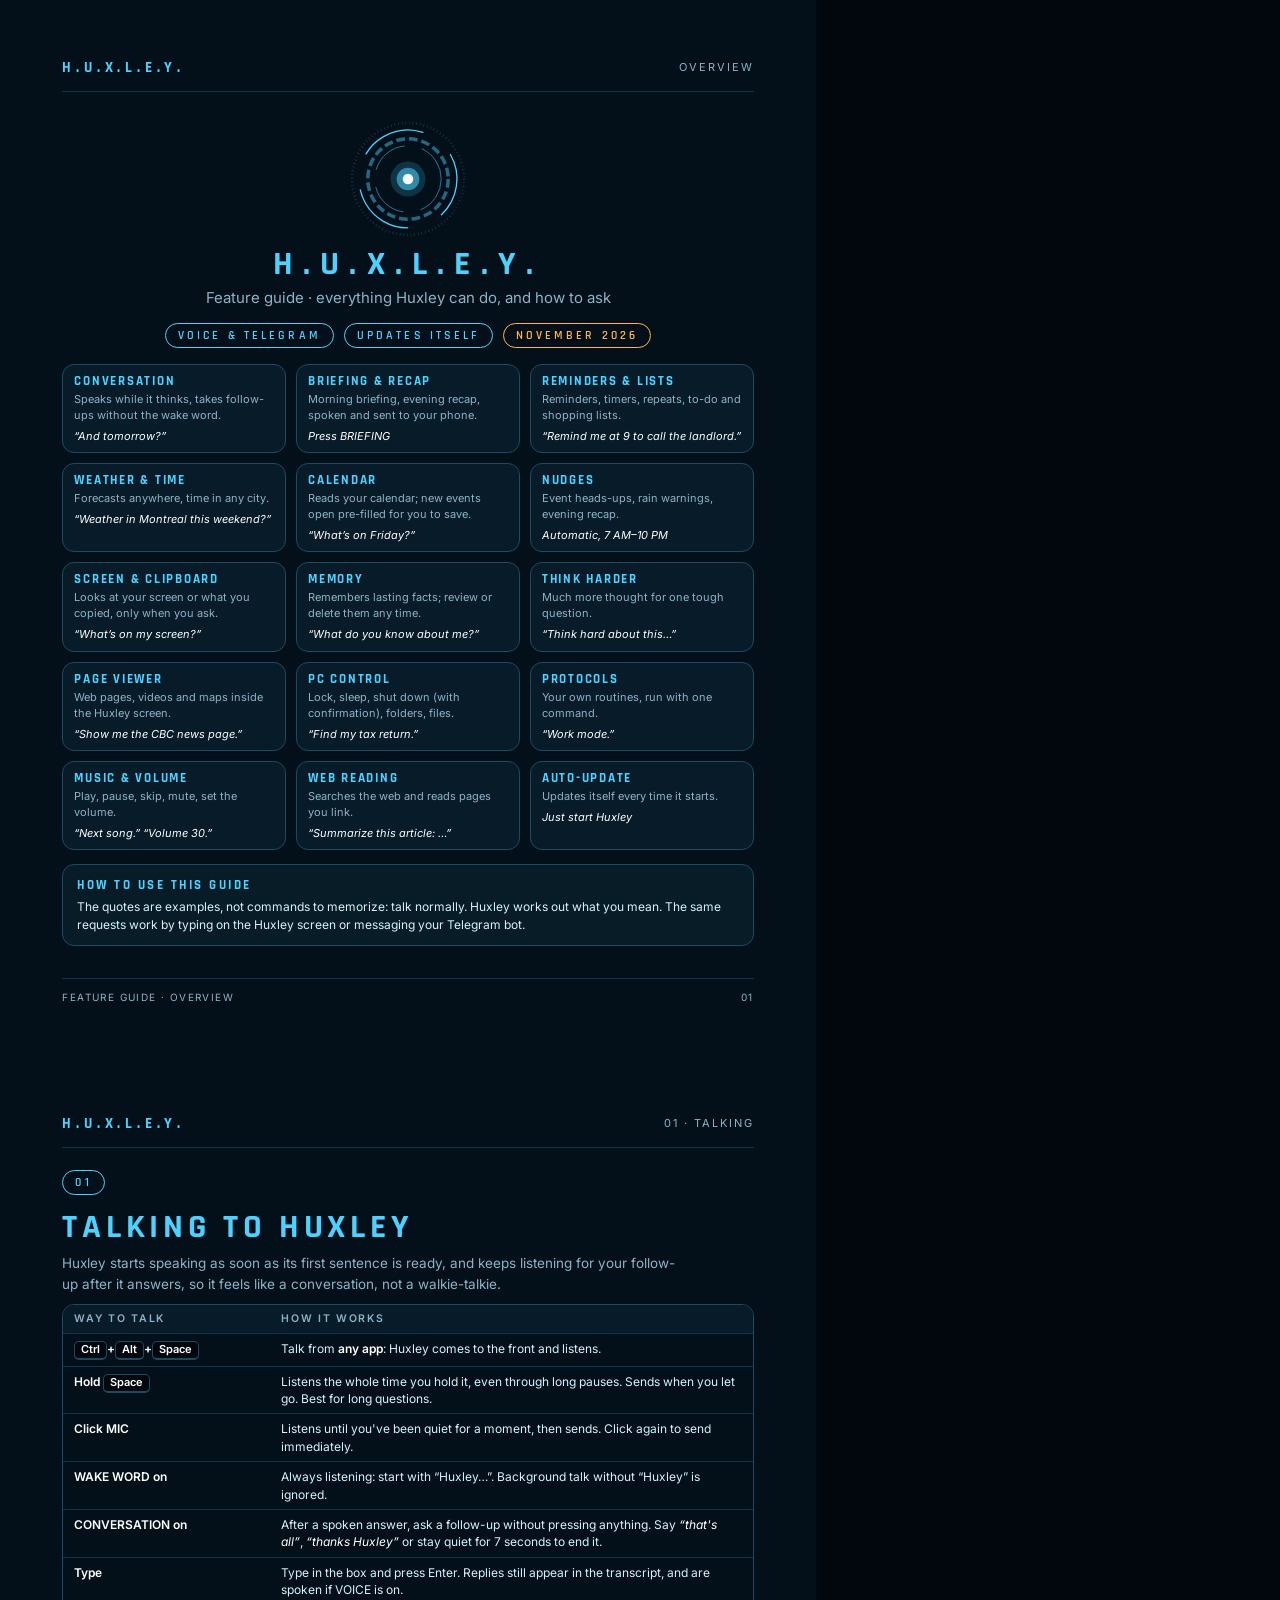
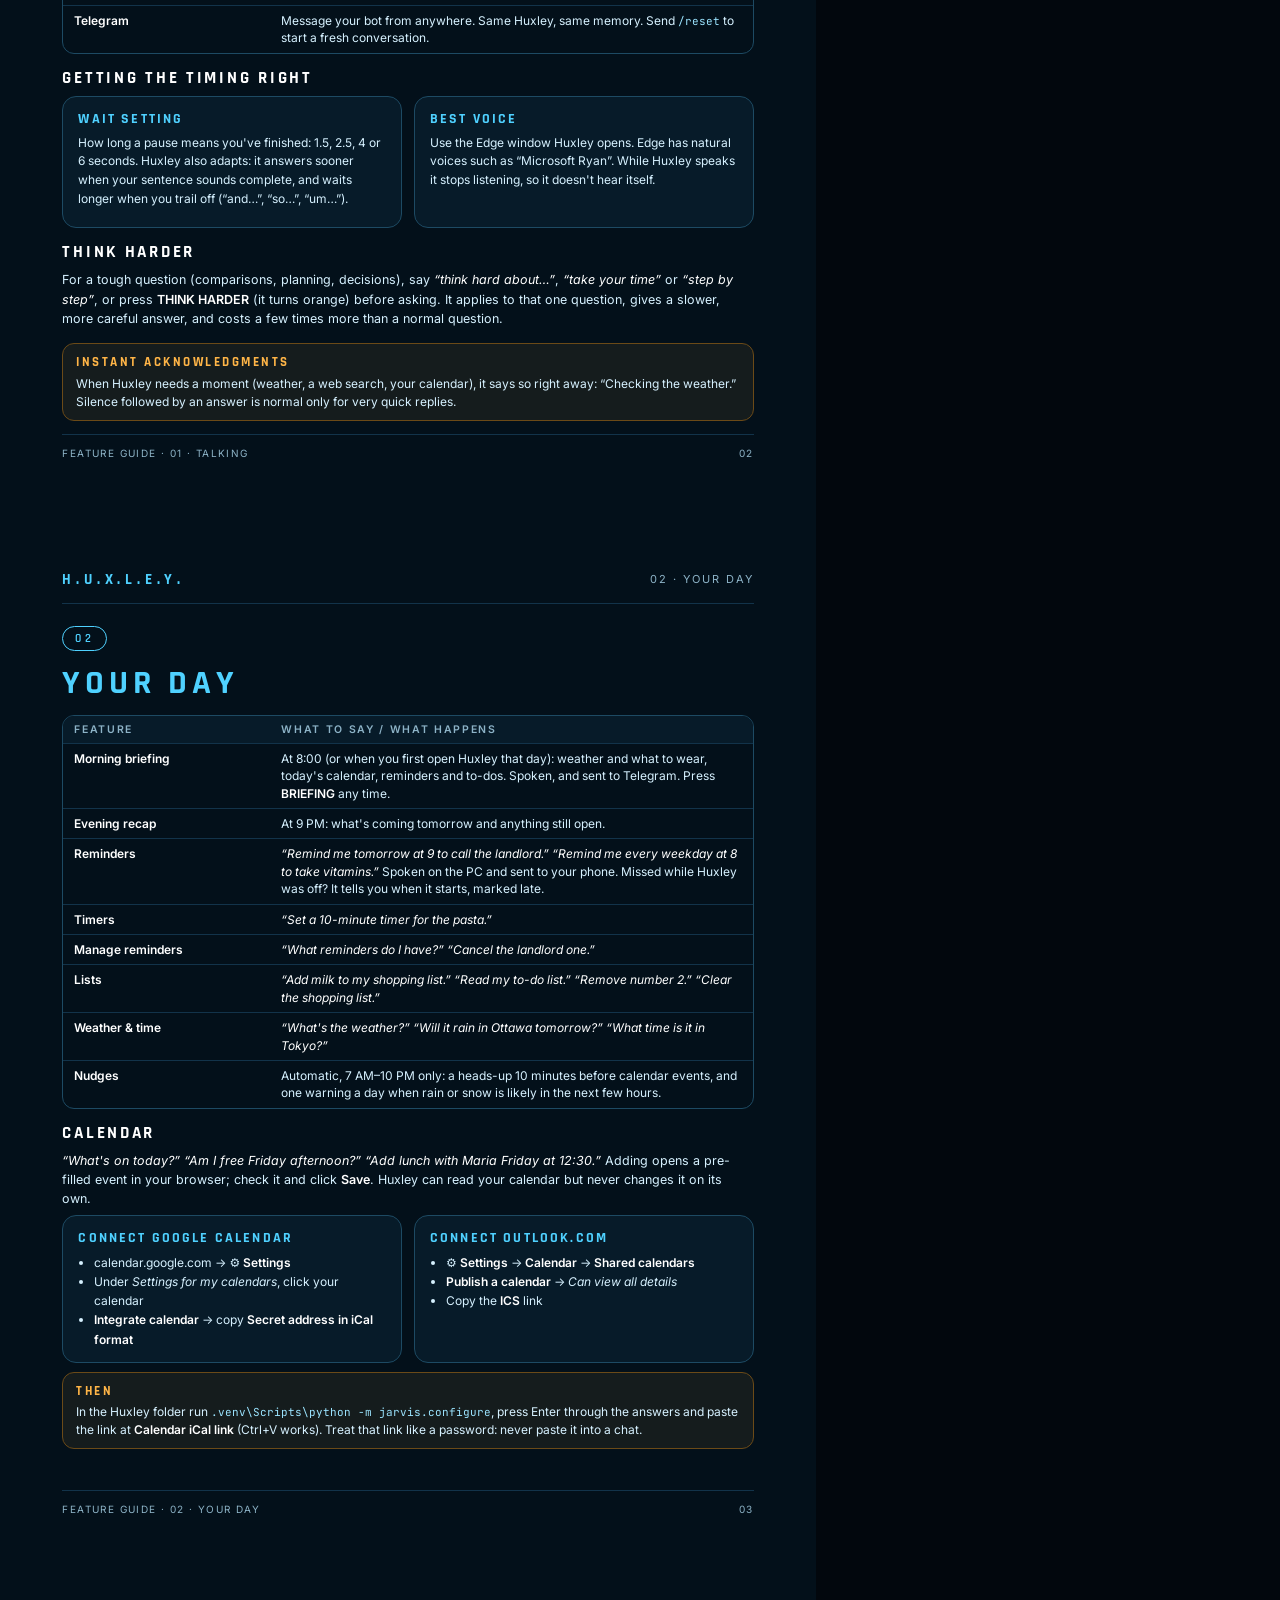
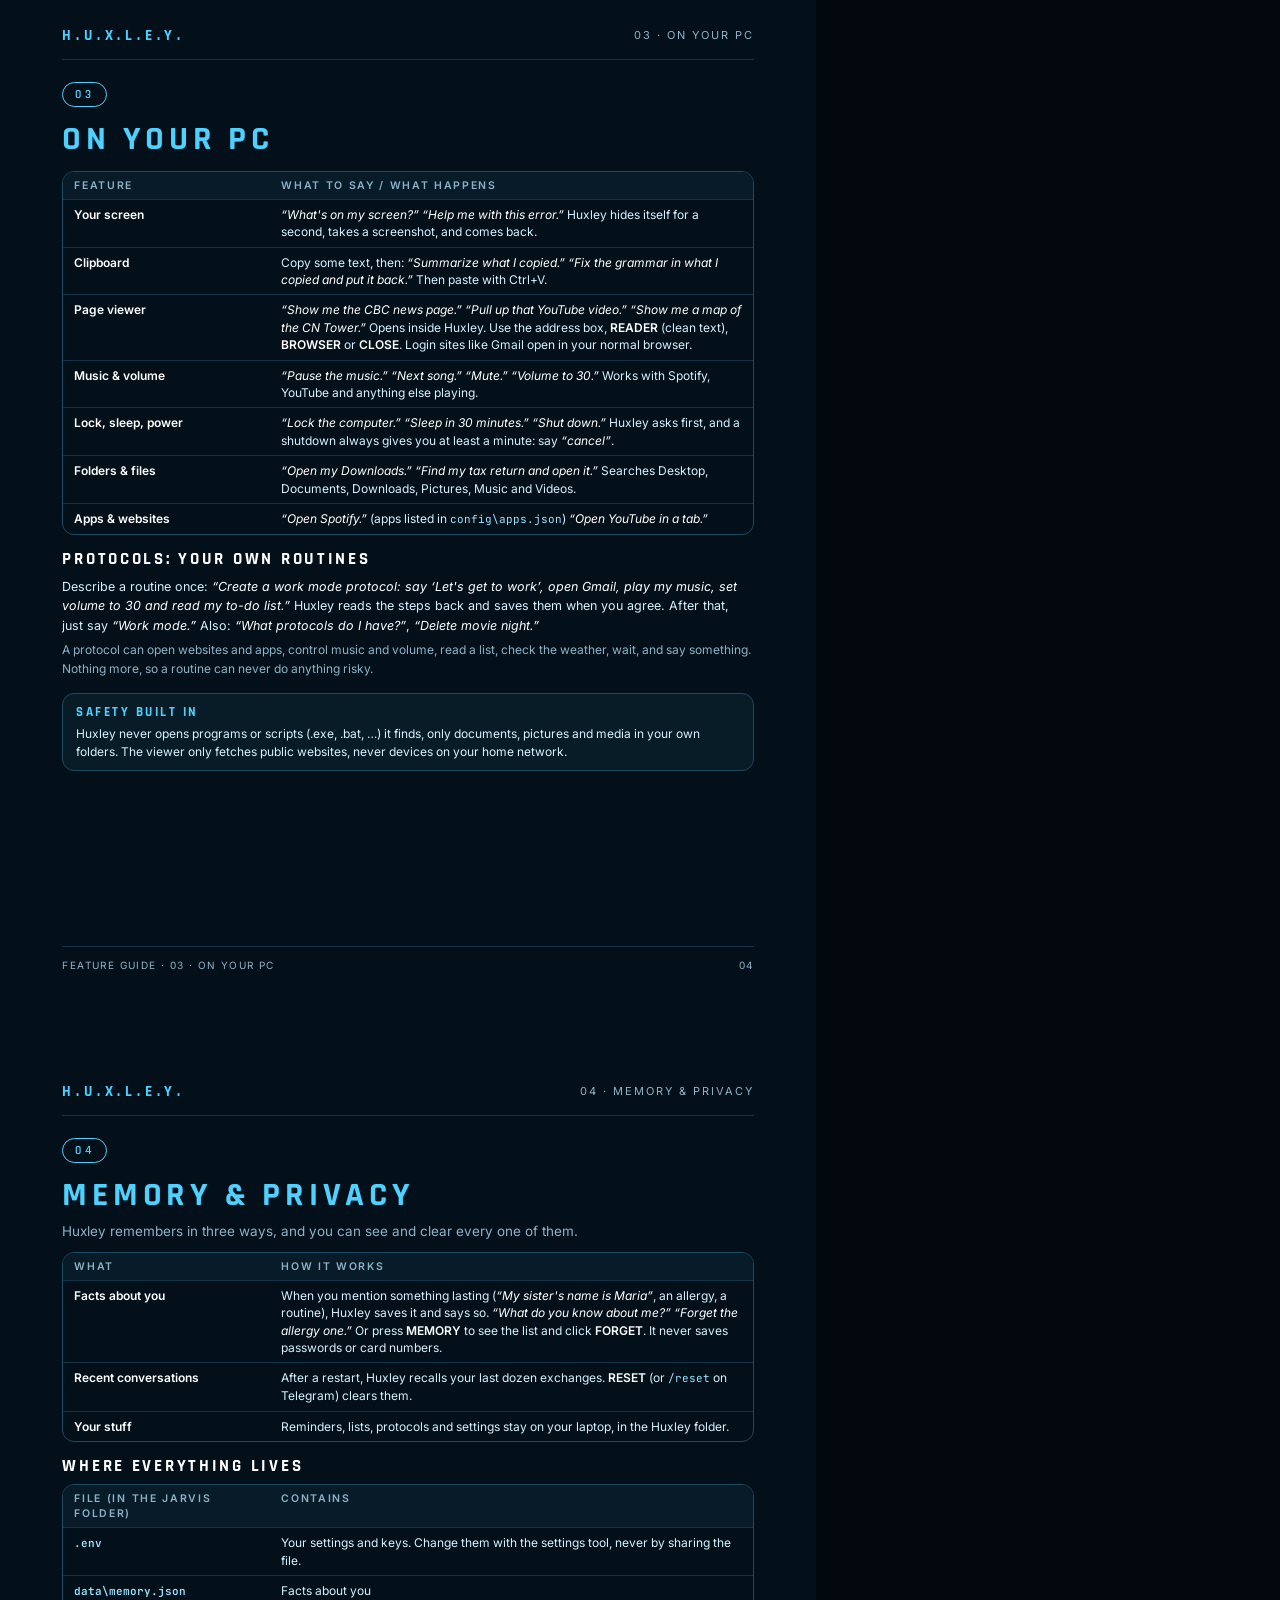
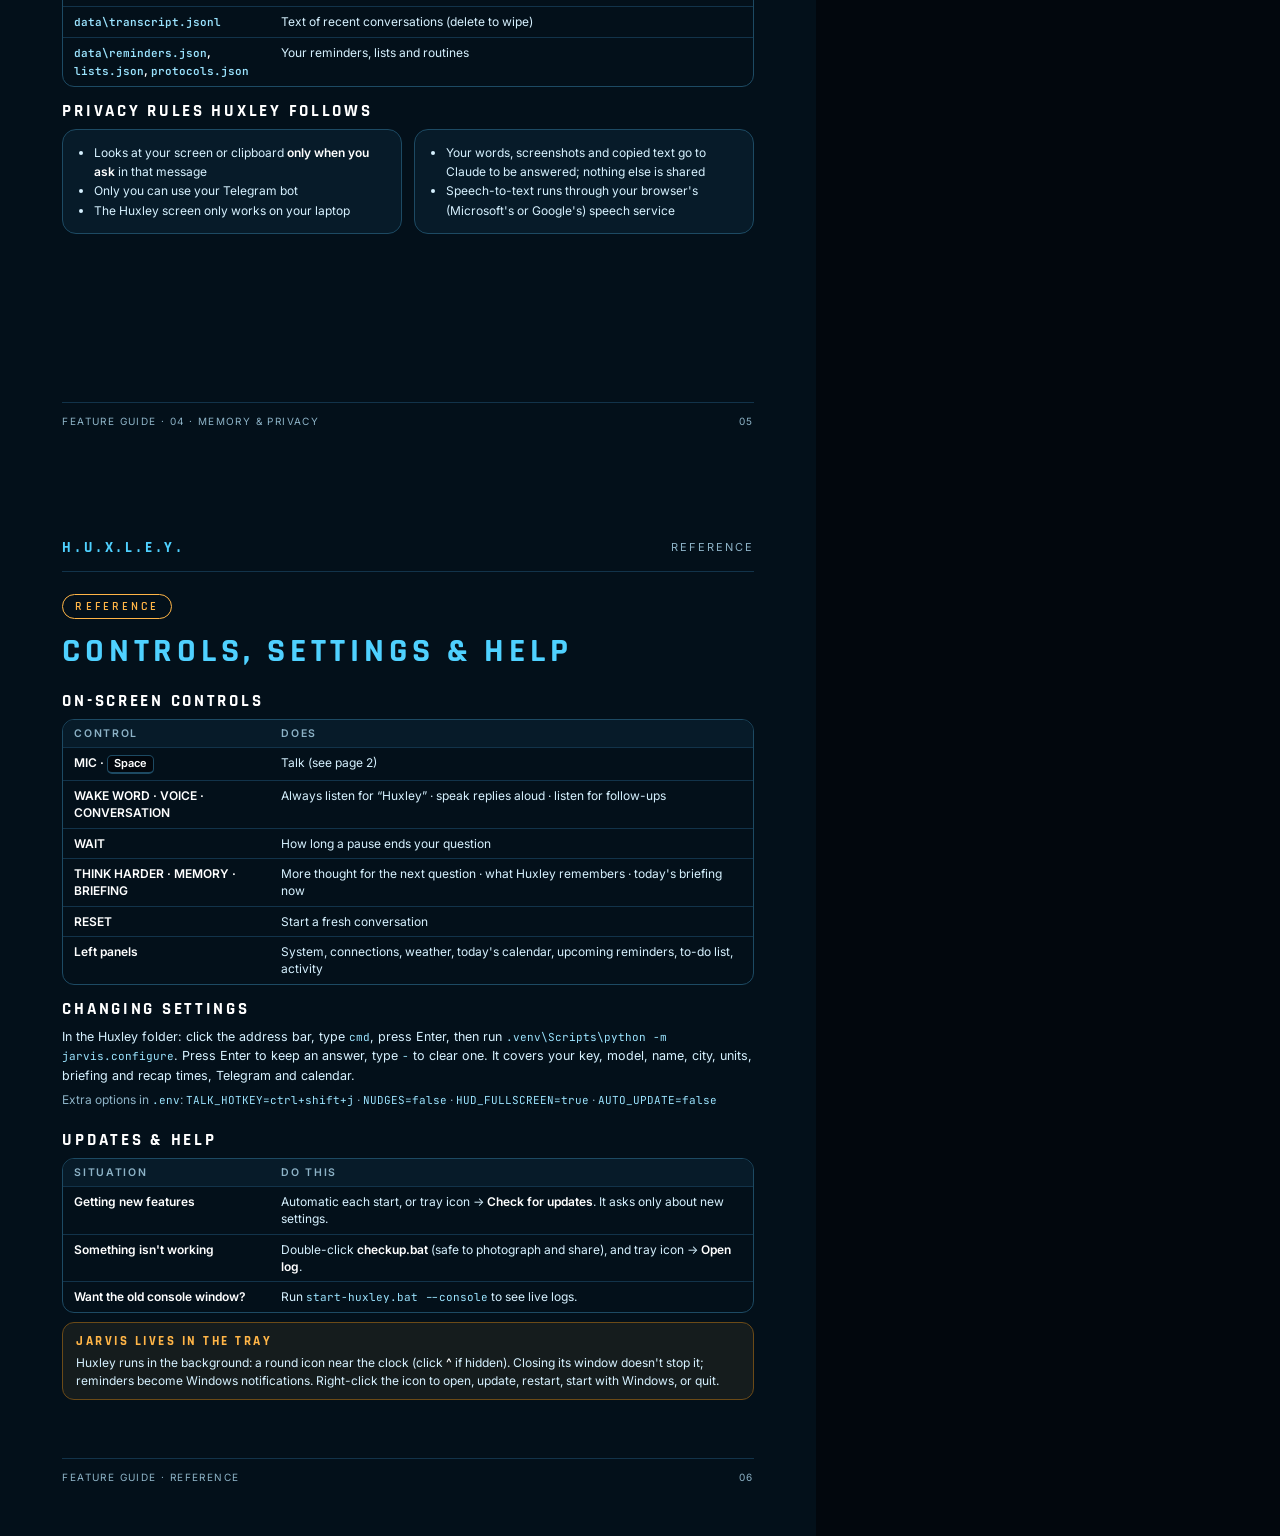
<file: docs/src/features.html>
<!doctype html>
<html lang="en">
<head>
<meta charset="utf-8">
<title>Huxley Feature Guide</title>
<link rel="stylesheet" href="https://fonts.googleapis.com/css2?family=Inter:wght@400;500;600;700&family=JetBrains+Mono:wght@400;500&family=Rajdhani:wght@500;600;700&display=swap">
<style>
  @page { size: letter; margin: 0; }
  :root {
    --bg: #03101a; --deep: #02070d; --card: #071b29; --line: #1d4a63; --rule: #12334a;
    --cyan: #4fd1ff; --cyan-soft: #9be4ff; --amber: #ffb547; --amber-line: #6b4a17;
    --text: #d6f1ff; --muted: #8db3c7; --white: #ffffff;
  }
  * { box-sizing: border-box; }
  html, body { margin: 0; background: var(--deep); }
  body { font-family: Inter, system-ui, sans-serif; color: var(--text); -webkit-print-color-adjust: exact; print-color-adjust: exact; }
  .page {
    width: 8.5in; height: 11in; padding: 0.6in 0.65in 0.55in; position: relative; overflow: hidden;
    background: var(--bg); page-break-after: always; display: flex; flex-direction: column;
  }
  .page:last-child { page-break-after: auto; }
  .topbar { display: flex; align-items: center; justify-content: space-between; padding-bottom: 14px; border-bottom: 1px solid var(--rule); margin-bottom: 22px; }
  .brand { font-family: Rajdhani, sans-serif; font-weight: 700; letter-spacing: .32em; color: var(--cyan); font-size: 15px; }
  .crumb { font-size: 11px; letter-spacing: .18em; color: var(--muted); }
  .foot { margin-top: auto; display: flex; justify-content: space-between; font-size: 10px; letter-spacing: .14em; color: var(--muted); padding-top: 12px; border-top: 1px solid var(--rule); }
  h1 { font-family: Rajdhani, sans-serif; font-weight: 700; letter-spacing: .14em; color: var(--cyan); font-size: 34px; margin: 0 0 4px; text-transform: uppercase; }
  h2 { font-family: Rajdhani, sans-serif; font-weight: 700; letter-spacing: .16em; color: var(--white); font-size: 17px; margin: 18px 0 8px; text-transform: uppercase; }
  .lead { color: var(--muted); font-size: 13.5px; line-height: 1.55; margin: 0 0 16px; max-width: 6.4in; }
  p { font-size: 12.5px; line-height: 1.55; margin: 0 0 8px; }
  b, strong { color: var(--white); font-weight: 600; }
  .chip { display: inline-block; font-family: Rajdhani, sans-serif; font-weight: 600; font-size: 12px; letter-spacing: .26em; padding: 4px 12px; border: 1px solid var(--cyan); border-radius: 999px; color: var(--cyan); }
  .chip.amber { border-color: var(--amber); color: var(--amber); }
  .page > .chip { align-self: flex-start; }

  .steps { list-style: none; margin: 0; padding: 0; display: flex; flex-direction: column; gap: 9px; }
  .steps li { display: grid; grid-template-columns: 22px 30px 1fr; gap: 10px; align-items: start; background: var(--card); border: 1px solid var(--line); border-radius: 12px; padding: 10px 12px; font-size: 12.5px; line-height: 1.5; }
  .box { width: 16px; height: 16px; border: 1.5px solid var(--cyan); border-radius: 4px; margin-top: 2px; }
  .num { font-family: Rajdhani, sans-serif; font-weight: 700; color: var(--cyan); font-size: 17px; line-height: 1.2; }
  .steps li .sub { color: var(--muted); font-size: 11.5px; display: block; margin-top: 3px; }

  code, .mono { font-family: "JetBrains Mono", ui-monospace, monospace; font-size: 11.5px; color: var(--cyan-soft); }
  .term { background: var(--deep); border: 1px solid var(--line); border-radius: 12px; padding: 12px 14px; margin: 8px 0 4px; }
  .term .bar { display: flex; gap: 6px; margin-bottom: 9px; }
  .term .bar i { width: 8px; height: 8px; border-radius: 50%; background: var(--line); }
  .term pre { margin: 0; font-family: "JetBrains Mono", monospace; font-size: 12px; line-height: 1.75; color: var(--text); white-space: pre-wrap; }
  .term pre .p { color: var(--cyan); }
  .term pre .c { color: var(--muted); }

  .callout { border: 1px solid var(--amber-line); background: rgba(255,181,71,0.07); border-radius: 12px; padding: 11px 14px; margin: 12px 0; font-size: 12px; line-height: 1.5; }
  .callout .t { font-family: Rajdhani, sans-serif; font-weight: 700; letter-spacing: .2em; color: var(--amber); font-size: 12.5px; display: block; margin-bottom: 3px; }
  .callout.info { border-color: var(--line); background: rgba(79,209,255,0.06); }
  .callout.info .t { color: var(--cyan); }

  .check { margin-top: 14px; display: flex; gap: 14px; align-items: center; border: 1.5px solid var(--cyan); border-radius: 14px; padding: 12px 16px; background: rgba(79,209,255,0.07); }
  .check svg { flex: none; }
  .check .t { font-family: Rajdhani, sans-serif; font-weight: 700; letter-spacing: .22em; color: var(--cyan); font-size: 13px; }
  .check p { margin: 2px 0 0; }

  .grid2 { display: grid; grid-template-columns: 1fr 1fr; gap: 12px; }
  .card { background: var(--card); border: 1px solid var(--line); border-radius: 14px; padding: 13px 15px; }
  .card h3 { margin: 0 0 6px; font-family: Rajdhani, sans-serif; font-weight: 700; letter-spacing: .16em; font-size: 13.5px; color: var(--cyan); text-transform: uppercase; }
  .card p, .card li { font-size: 12px; }
  .card ul { margin: 0; padding-left: 16px; line-height: 1.6; }

  .table { width: 100%; border-collapse: separate; border-spacing: 0; font-size: 12px; border: 1px solid var(--line); border-radius: 12px; overflow: hidden; }
  .table th, .table td { text-align: left; padding: 9px 12px; border-bottom: 1px solid var(--rule); vertical-align: top; line-height: 1.45; }
  .table th { background: var(--card); color: var(--muted); font-weight: 600; font-size: 10.5px; letter-spacing: .16em; }
  .table tr:last-child td { border-bottom: none; }
  .compact .table th, .compact .table td { padding: 6px 12px; }
  .compact .term pre { line-height: 1.6; }
  .compact .steps li { padding: 8px 12px; }
  .compact .callout { margin: 9px 0; padding: 9px 14px; }
  .compact .lead { margin-bottom: 10px; }
  .compact h1 { font-size: 30px; }
  .compact .check { margin-top: 8px; padding: 8px 14px; }
  .compact .topbar { margin-bottom: 14px; }
  .compact .term { margin: 4px 0 2px; padding: 10px 14px; }
  .compact .steps { gap: 7px; }
  .table td:first-child { color: var(--white); font-weight: 600; width: 34%; }

  /* cover */
  .cover { justify-content: flex-start; }
  .reactor { display: flex; justify-content: center; margin: 18px 0 10px; }
  .cover h1 { font-size: 46px; text-align: center; letter-spacing: .3em; margin-top: 4px; }
  .cover .sub { text-align: center; color: var(--muted); font-size: 15px; margin: 0 0 18px; letter-spacing: .04em; }
  .timeline { display: grid; grid-template-columns: repeat(4, minmax(0,1fr)); gap: 10px; margin-top: 8px; }
  .timeline .card { padding: 12px; }
  .timeline .n { font-family: Rajdhani, sans-serif; font-weight: 700; color: var(--cyan); font-size: 26px; line-height: 1; }
  .timeline .k { font-family: Rajdhani, sans-serif; font-weight: 700; letter-spacing: .14em; color: var(--white); font-size: 13px; margin: 6px 0 4px; text-transform: uppercase; }
  .timeline .d { font-size: 11px; color: var(--muted); line-height: 1.45; }
  .timeline .m { font-size: 10.5px; color: var(--cyan-soft); margin-top: 6px; letter-spacing: .08em; }
  .notepad { display: grid; grid-template-columns: 1fr 1fr; gap: 10px; margin-top: 10px; }
  .field { border: 1px dashed var(--line); border-radius: 10px; padding: 9px 12px; font-size: 11px; color: var(--muted); letter-spacing: .06em; height: 50px; }

  .cmd { font-family: "JetBrains Mono", monospace; font-size: 11px; color: var(--cyan-soft); }
  .quote { color: var(--white); font-style: italic; }
  .grid3 { display: grid; grid-template-columns: repeat(3, minmax(0,1fr)); gap: 10px; }
  .feat { background: var(--card); border: 1px solid var(--line); border-radius: 12px; padding: 8px 11px; }
  .feat .k { font-family: Rajdhani, sans-serif; font-weight: 700; letter-spacing: .14em; color: var(--cyan); font-size: 12.5px; text-transform: uppercase; }
  .feat .d { font-size: 11px; color: var(--muted); line-height: 1.45; margin-top: 3px; }
  .feat .q { font-size: 11px; color: var(--white); font-style: italic; margin-top: 5px; line-height: 1.4; }
  .table td:first-child { width: 30%; }
  .tight .table th, .tight .table td { padding: 6px 11px; }
  .tight h2 { margin: 13px 0 7px; }
  .tight .callout { margin: 9px 0; padding: 9px 13px; }
  .tight .lead { margin-bottom: 10px; }
  .tight p { margin-bottom: 6px; }
  .kbd { display: inline-block; border: 1px solid var(--line); border-bottom-width: 2px; border-radius: 5px; padding: 0 6px; font-size: 11px; color: var(--white); background: var(--deep); }
</style>
</head>
<body>

<section class="page ">
  <div class="topbar"><span class="brand">H.U.X.L.E.Y.</span><span class="crumb">OVERVIEW</span></div>

  <div class="reactor" style="display:flex;justify-content:center;margin:6px 0 4px"><svg width="118" height="118" viewBox="0 0 270 270" aria-hidden="true">
      <circle cx="135" cy="135" r="128" fill="none" stroke="#4fd1ff" stroke-opacity="0.35" stroke-width="6" stroke-dasharray="1 7.4"/>
      <circle cx="135" cy="135" r="112" fill="none" stroke="#4fd1ff" stroke-width="3" stroke-dasharray="150 85" stroke-linecap="round" transform="rotate(-30 135 135)"/>
      <circle cx="135" cy="135" r="92" fill="none" stroke="#4fd1ff" stroke-opacity="0.45" stroke-width="8" stroke-dasharray="20 9"/>
      <circle cx="135" cy="135" r="76" fill="none" stroke="#4fd1ff" stroke-opacity="0.8" stroke-width="1.5" stroke-dasharray="90 40"/>
      <circle cx="135" cy="135" r="40" fill="#4fd1ff" fill-opacity="0.18"/>
      <circle cx="135" cy="135" r="26" fill="#4fd1ff" fill-opacity="0.55"/>
      <circle cx="135" cy="135" r="12" fill="#ffffff"/>
    </svg></div>
  <h1 style="text-align:center;font-size:34px;letter-spacing:.3em;margin:0">H.U.X.L.E.Y.</h1>
  <p class="sub" style="text-align:center;color:var(--muted);font-size:15px;margin:0 0 14px">Feature guide · everything Huxley can do, and how to ask</p>
  <div style="display:flex;justify-content:center;gap:10px;margin-bottom:16px">
    <span class="chip">VOICE &amp; TELEGRAM</span><span class="chip">UPDATES ITSELF</span><span class="chip amber">NOVEMBER 2026</span>
  </div>
  <div class="grid3">
    <div class="feat"><div class="k">Conversation</div><div class="d">Speaks while it thinks, takes follow-ups without the wake word.</div><div class="q">“And tomorrow?”</div></div>
    <div class="feat"><div class="k">Briefing &amp; recap</div><div class="d">Morning briefing, evening recap, spoken and sent to your phone.</div><div class="q">Press BRIEFING</div></div>
    <div class="feat"><div class="k">Reminders &amp; lists</div><div class="d">Reminders, timers, repeats, to-do and shopping lists.</div><div class="q">“Remind me at 9 to call the landlord.”</div></div>
    <div class="feat"><div class="k">Weather &amp; time</div><div class="d">Forecasts anywhere, time in any city.</div><div class="q">“Weather in Montreal this weekend?”</div></div>
    <div class="feat"><div class="k">Calendar</div><div class="d">Reads your calendar; new events open pre-filled for you to save.</div><div class="q">“What’s on Friday?”</div></div>
    <div class="feat"><div class="k">Nudges</div><div class="d">Event heads-ups, rain warnings, evening recap.</div><div class="q">Automatic, 7 AM–10 PM</div></div>
    <div class="feat"><div class="k">Screen &amp; clipboard</div><div class="d">Looks at your screen or what you copied, only when you ask.</div><div class="q">“What’s on my screen?”</div></div>
    <div class="feat"><div class="k">Memory</div><div class="d">Remembers lasting facts; review or delete them any time.</div><div class="q">“What do you know about me?”</div></div>
    <div class="feat"><div class="k">Think harder</div><div class="d">Much more thought for one tough question.</div><div class="q">“Think hard about this…”</div></div>
    <div class="feat"><div class="k">Page viewer</div><div class="d">Web pages, videos and maps inside the Huxley screen.</div><div class="q">“Show me the CBC news page.”</div></div>
    <div class="feat"><div class="k">PC control</div><div class="d">Lock, sleep, shut down (with confirmation), folders, files.</div><div class="q">“Find my tax return.”</div></div>
    <div class="feat"><div class="k">Protocols</div><div class="d">Your own routines, run with one command.</div><div class="q">“Work mode.”</div></div>
    <div class="feat"><div class="k">Music &amp; volume</div><div class="d">Play, pause, skip, mute, set the volume.</div><div class="q">“Next song.” “Volume 30.”</div></div>
    <div class="feat"><div class="k">Web reading</div><div class="d">Searches the web and reads pages you link.</div><div class="q">“Summarize this article: …”</div></div>
    <div class="feat"><div class="k">Auto-update</div><div class="d">Updates itself every time it starts.</div><div class="q">Just start Huxley</div></div>
  </div>
  <div class="callout info" style="margin-top:14px"><span class="t">HOW TO USE THIS GUIDE</span>The quotes are examples, not commands to memorize: talk normally. Huxley works out what you mean. The same requests work by typing on the Huxley screen or messaging your Telegram bot.</div>

  <div class="foot"><span>FEATURE GUIDE · OVERVIEW</span><span>01</span></div>
</section>
<section class="page tight">
  <div class="topbar"><span class="brand">H.U.X.L.E.Y.</span><span class="crumb">01 · TALKING</span></div>

  <span class="chip">01</span>
  <h1 style="margin-top:10px">Talking to Huxley</h1>
  <p class="lead">Huxley starts speaking as soon as its first sentence is ready, and keeps listening for your follow-up after it answers, so it feels like a conversation, not a walkie-talkie.</p>
  <table class="table">
    <tr><th>WAY TO TALK</th><th>HOW IT WORKS</th></tr>
    <tr><td><span class="kbd">Ctrl</span>+<span class="kbd">Alt</span>+<span class="kbd">Space</span></td><td>Talk from <b>any app</b>: Huxley comes to the front and listens.</td></tr>
    <tr><td>Hold <span class="kbd">Space</span></td><td>Listens the whole time you hold it, even through long pauses. Sends when you let go. Best for long questions.</td></tr>
    <tr><td>Click <b>MIC</b></td><td>Listens until you've been quiet for a moment, then sends. Click again to send immediately.</td></tr>
    <tr><td><b>WAKE WORD</b> on</td><td>Always listening: start with “Huxley…”. Background talk without “Huxley” is ignored.</td></tr>
    <tr><td><b>CONVERSATION</b> on</td><td>After a spoken answer, ask a follow-up without pressing anything. Say <span class="quote">“that's all”</span>, <span class="quote">“thanks Huxley”</span> or stay quiet for 7 seconds to end it.</td></tr>
    <tr><td>Type</td><td>Type in the box and press Enter. Replies still appear in the transcript, and are spoken if VOICE is on.</td></tr>
    <tr><td>Telegram</td><td>Message your bot from anywhere. Same Huxley, same memory. Send <span class="cmd">/reset</span> to start a fresh conversation.</td></tr>
  </table>

  <h2>Getting the timing right</h2>
  <div class="grid2">
    <div class="card"><h3>WAIT setting</h3><p>How long a pause means you've finished: 1.5, 2.5, 4 or 6 seconds. Huxley also adapts: it answers sooner when your sentence sounds complete, and waits longer when you trail off (“and…”, “so…”, “um…”).</p></div>
    <div class="card"><h3>Best voice</h3><p>Use the Edge window Huxley opens. Edge has natural voices such as “Microsoft Ryan”. While Huxley speaks it stops listening, so it doesn't hear itself.</p></div>
  </div>

  <h2>Think harder</h2>
  <p>For a tough question (comparisons, planning, decisions), say <span class="quote">“think hard about…”</span>, <span class="quote">“take your time”</span> or <span class="quote">“step by step”</span>, or press <b>THINK HARDER</b> (it turns orange) before asking. It applies to that one question, gives a slower, more careful answer, and costs a few times more than a normal question.</p>

  <div class="callout"><span class="t">INSTANT ACKNOWLEDGMENTS</span>When Huxley needs a moment (weather, a web search, your calendar), it says so right away: “Checking the weather.” Silence followed by an answer is normal only for very quick replies.</div>

  <div class="foot"><span>FEATURE GUIDE · 01 · TALKING</span><span>02</span></div>
</section>
<section class="page tight">
  <div class="topbar"><span class="brand">H.U.X.L.E.Y.</span><span class="crumb">02 · YOUR DAY</span></div>

  <span class="chip">02</span>
  <h1 style="margin-top:10px">Your day</h1>
  <table class="table" style="margin-top:6px">
    <tr><th>FEATURE</th><th>WHAT TO SAY / WHAT HAPPENS</th></tr>
    <tr><td>Morning briefing</td><td>At 8:00 (or when you first open Huxley that day): weather and what to wear, today's calendar, reminders and to-dos. Spoken, and sent to Telegram. Press <b>BRIEFING</b> any time.</td></tr>
    <tr><td>Evening recap</td><td>At 9 PM: what's coming tomorrow and anything still open.</td></tr>
    <tr><td>Reminders</td><td><span class="quote">“Remind me tomorrow at 9 to call the landlord.”</span> <span class="quote">“Remind me every weekday at 8 to take vitamins.”</span> Spoken on the PC and sent to your phone. Missed while Huxley was off? It tells you when it starts, marked late.</td></tr>
    <tr><td>Timers</td><td><span class="quote">“Set a 10-minute timer for the pasta.”</span></td></tr>
    <tr><td>Manage reminders</td><td><span class="quote">“What reminders do I have?”</span> <span class="quote">“Cancel the landlord one.”</span></td></tr>
    <tr><td>Lists</td><td><span class="quote">“Add milk to my shopping list.”</span> <span class="quote">“Read my to-do list.”</span> <span class="quote">“Remove number 2.”</span> <span class="quote">“Clear the shopping list.”</span></td></tr>
    <tr><td>Weather &amp; time</td><td><span class="quote">“What's the weather?”</span> <span class="quote">“Will it rain in Ottawa tomorrow?”</span> <span class="quote">“What time is it in Tokyo?”</span></td></tr>
    <tr><td>Nudges</td><td>Automatic, 7 AM–10 PM only: a heads-up 10 minutes before calendar events, and one warning a day when rain or snow is likely in the next few hours.</td></tr>
  </table>

  <h2>Calendar</h2>
  <p><span class="quote">“What's on today?”</span> <span class="quote">“Am I free Friday afternoon?”</span> <span class="quote">“Add lunch with Maria Friday at 12:30.”</span> Adding opens a pre-filled event in your browser; check it and click <b>Save</b>. Huxley can read your calendar but never changes it on its own.</p>
  <div class="grid2">
    <div class="card"><h3>Connect Google Calendar</h3><ul>
      <li>calendar.google.com → ⚙ <b>Settings</b></li>
      <li>Under <i>Settings for my calendars</i>, click your calendar</li>
      <li><b>Integrate calendar</b> → copy <b>Secret address in iCal format</b></li>
    </ul></div>
    <div class="card"><h3>Connect Outlook.com</h3><ul>
      <li>⚙ <b>Settings</b> → <b>Calendar</b> → <b>Shared calendars</b></li>
      <li><b>Publish a calendar</b> → <i>Can view all details</i></li>
      <li>Copy the <b>ICS</b> link</li>
    </ul></div>
  </div>
  <div class="callout"><span class="t">THEN</span>In the Huxley folder run <span class="cmd">.venv\Scripts\python -m jarvis.configure</span>, press Enter through the answers and paste the link at <b>Calendar iCal link</b> (Ctrl+V works). Treat that link like a password: never paste it into a chat.</div>

  <div class="foot"><span>FEATURE GUIDE · 02 · YOUR DAY</span><span>03</span></div>
</section>
<section class="page tight">
  <div class="topbar"><span class="brand">H.U.X.L.E.Y.</span><span class="crumb">03 · ON YOUR PC</span></div>

  <span class="chip">03</span>
  <h1 style="margin-top:10px">On your PC</h1>
  <table class="table" style="margin-top:6px">
    <tr><th>FEATURE</th><th>WHAT TO SAY / WHAT HAPPENS</th></tr>
    <tr><td>Your screen</td><td><span class="quote">“What's on my screen?”</span> <span class="quote">“Help me with this error.”</span> Huxley hides itself for a second, takes a screenshot, and comes back.</td></tr>
    <tr><td>Clipboard</td><td>Copy some text, then: <span class="quote">“Summarize what I copied.”</span> <span class="quote">“Fix the grammar in what I copied and put it back.”</span> Then paste with Ctrl+V.</td></tr>
    <tr><td>Page viewer</td><td><span class="quote">“Show me the CBC news page.”</span> <span class="quote">“Pull up that YouTube video.”</span> <span class="quote">“Show me a map of the CN Tower.”</span> Opens inside Huxley. Use the address box, <b>READER</b> (clean text), <b>BROWSER</b> or <b>CLOSE</b>. Login sites like Gmail open in your normal browser.</td></tr>
    <tr><td>Music &amp; volume</td><td><span class="quote">“Pause the music.”</span> <span class="quote">“Next song.”</span> <span class="quote">“Mute.”</span> <span class="quote">“Volume to 30.”</span> Works with Spotify, YouTube and anything else playing.</td></tr>
    <tr><td>Lock, sleep, power</td><td><span class="quote">“Lock the computer.”</span> <span class="quote">“Sleep in 30 minutes.”</span> <span class="quote">“Shut down.”</span> Huxley asks first, and a shutdown always gives you at least a minute: say <span class="quote">“cancel”</span>.</td></tr>
    <tr><td>Folders &amp; files</td><td><span class="quote">“Open my Downloads.”</span> <span class="quote">“Find my tax return and open it.”</span> Searches Desktop, Documents, Downloads, Pictures, Music and Videos.</td></tr>
    <tr><td>Apps &amp; websites</td><td><span class="quote">“Open Spotify.”</span> (apps listed in <span class="cmd">config\apps.json</span>) <span class="quote">“Open YouTube in a tab.”</span></td></tr>
  </table>

  <h2>Protocols: your own routines</h2>
  <p>Describe a routine once: <span class="quote">“Create a work mode protocol: say ‘Let's get to work’, open Gmail, play my music, set volume to 30 and read my to-do list.”</span> Huxley reads the steps back and saves them when you agree. After that, just say <span class="quote">“Work mode.”</span> Also: <span class="quote">“What protocols do I have?”</span>, <span class="quote">“Delete movie night.”</span></p>
  <p style="color:var(--muted);font-size:12px">A protocol can open websites and apps, control music and volume, read a list, check the weather, wait, and say something. Nothing more, so a routine can never do anything risky.</p>
  <div class="callout info"><span class="t">SAFETY BUILT IN</span>Huxley never opens programs or scripts (.exe, .bat, …) it finds, only documents, pictures and media in your own folders. The viewer only fetches public websites, never devices on your home network.</div>

  <div class="foot"><span>FEATURE GUIDE · 03 · ON YOUR PC</span><span>04</span></div>
</section>
<section class="page tight">
  <div class="topbar"><span class="brand">H.U.X.L.E.Y.</span><span class="crumb">04 · MEMORY & PRIVACY</span></div>

  <span class="chip">04</span>
  <h1 style="margin-top:10px">Memory &amp; privacy</h1>
  <p class="lead">Huxley remembers in three ways, and you can see and clear every one of them.</p>
  <table class="table">
    <tr><th>WHAT</th><th>HOW IT WORKS</th></tr>
    <tr><td>Facts about you</td><td>When you mention something lasting (<span class="quote">“My sister's name is Maria”</span>, an allergy, a routine), Huxley saves it and says so. <span class="quote">“What do you know about me?”</span> <span class="quote">“Forget the allergy one.”</span> Or press <b>MEMORY</b> to see the list and click <b>FORGET</b>. It never saves passwords or card numbers.</td></tr>
    <tr><td>Recent conversations</td><td>After a restart, Huxley recalls your last dozen exchanges. <b>RESET</b> (or <span class="cmd">/reset</span> on Telegram) clears them.</td></tr>
    <tr><td>Your stuff</td><td>Reminders, lists, protocols and settings stay on your laptop, in the Huxley folder.</td></tr>
  </table>

  <h2>Where everything lives</h2>
  <table class="table">
    <tr><th>FILE (IN THE JARVIS FOLDER)</th><th>CONTAINS</th></tr>
    <tr><td><span class="cmd">.env</span></td><td>Your settings and keys. Change them with the settings tool, never by sharing the file.</td></tr>
    <tr><td><span class="cmd">data\memory.json</span></td><td>Facts about you</td></tr>
    <tr><td><span class="cmd">data\transcript.jsonl</span></td><td>Text of recent conversations (delete to wipe)</td></tr>
    <tr><td><span class="cmd">data\reminders.json</span>, <span class="cmd">lists.json</span>, <span class="cmd">protocols.json</span></td><td>Your reminders, lists and routines</td></tr>
  </table>

  <h2>Privacy rules Huxley follows</h2>
  <div class="grid2">
    <div class="card"><ul>
      <li>Looks at your screen or clipboard <b>only when you ask</b> in that message</li>
      <li>Only you can use your Telegram bot</li>
      <li>The Huxley screen only works on your laptop</li>
    </ul></div>
    <div class="card"><ul>
      <li>Your words, screenshots and copied text go to Claude to be answered; nothing else is shared</li>
      <li>Speech-to-text runs through your browser's (Microsoft's or Google's) speech service</li>
    </ul></div>
  </div>

  <div class="foot"><span>FEATURE GUIDE · 04 · MEMORY & PRIVACY</span><span>05</span></div>
</section>
<section class="page tight">
  <div class="topbar"><span class="brand">H.U.X.L.E.Y.</span><span class="crumb">REFERENCE</span></div>

  <span class="chip amber">REFERENCE</span>
  <h1 style="margin-top:10px">Controls, settings &amp; help</h1>
  <h2>On-screen controls</h2>
  <table class="table">
    <tr><th>CONTROL</th><th>DOES</th></tr>
    <tr><td><b>MIC</b> · <span class="kbd">Space</span></td><td>Talk (see page 2)</td></tr>
    <tr><td><b>WAKE WORD</b> · <b>VOICE</b> · <b>CONVERSATION</b></td><td>Always listen for “Huxley” · speak replies aloud · listen for follow-ups</td></tr>
    <tr><td><b>WAIT</b></td><td>How long a pause ends your question</td></tr>
    <tr><td><b>THINK HARDER</b> · <b>MEMORY</b> · <b>BRIEFING</b></td><td>More thought for the next question · what Huxley remembers · today's briefing now</td></tr>
    <tr><td><b>RESET</b></td><td>Start a fresh conversation</td></tr>
    <tr><td>Left panels</td><td>System, connections, weather, today's calendar, upcoming reminders, to-do list, activity</td></tr>
  </table>

  <h2>Changing settings</h2>
  <p>In the Huxley folder: click the address bar, type <span class="cmd">cmd</span>, press Enter, then run <span class="cmd">.venv\Scripts\python -m jarvis.configure</span>. Press Enter to keep an answer, type <span class="cmd">-</span> to clear one. It covers your key, model, name, city, units, briefing and recap times, Telegram and calendar.</p>
  <p style="color:var(--muted);font-size:12px">Extra options in <span class="cmd">.env</span>: <span class="cmd">TALK_HOTKEY=ctrl+shift+j</span> · <span class="cmd">NUDGES=false</span> · <span class="cmd">HUD_FULLSCREEN=true</span> · <span class="cmd">AUTO_UPDATE=false</span></p>

  <h2>Updates &amp; help</h2>
  <table class="table">
    <tr><th>SITUATION</th><th>DO THIS</th></tr>
    <tr><td>Getting new features</td><td>Automatic each start, or tray icon → <b>Check for updates</b>. It asks only about new settings.</td></tr>
    <tr><td>Something isn't working</td><td>Double-click <b>checkup.bat</b> (safe to photograph and share), and tray icon → <b>Open log</b>.</td></tr>
    <tr><td>Want the old console window?</td><td>Run <span class="cmd">start-huxley.bat --console</span> to see live logs.</td></tr>
  </table>
  <div class="callout"><span class="t">JARVIS LIVES IN THE TRAY</span>Huxley runs in the background: a round icon near the clock (click <b>^</b> if hidden). Closing its window doesn't stop it; reminders become Windows notifications. Right-click the icon to open, update, restart, start with Windows, or quit.</div>

  <div class="foot"><span>FEATURE GUIDE · REFERENCE</span><span>06</span></div>
</section>
</body>
</html>
</file>
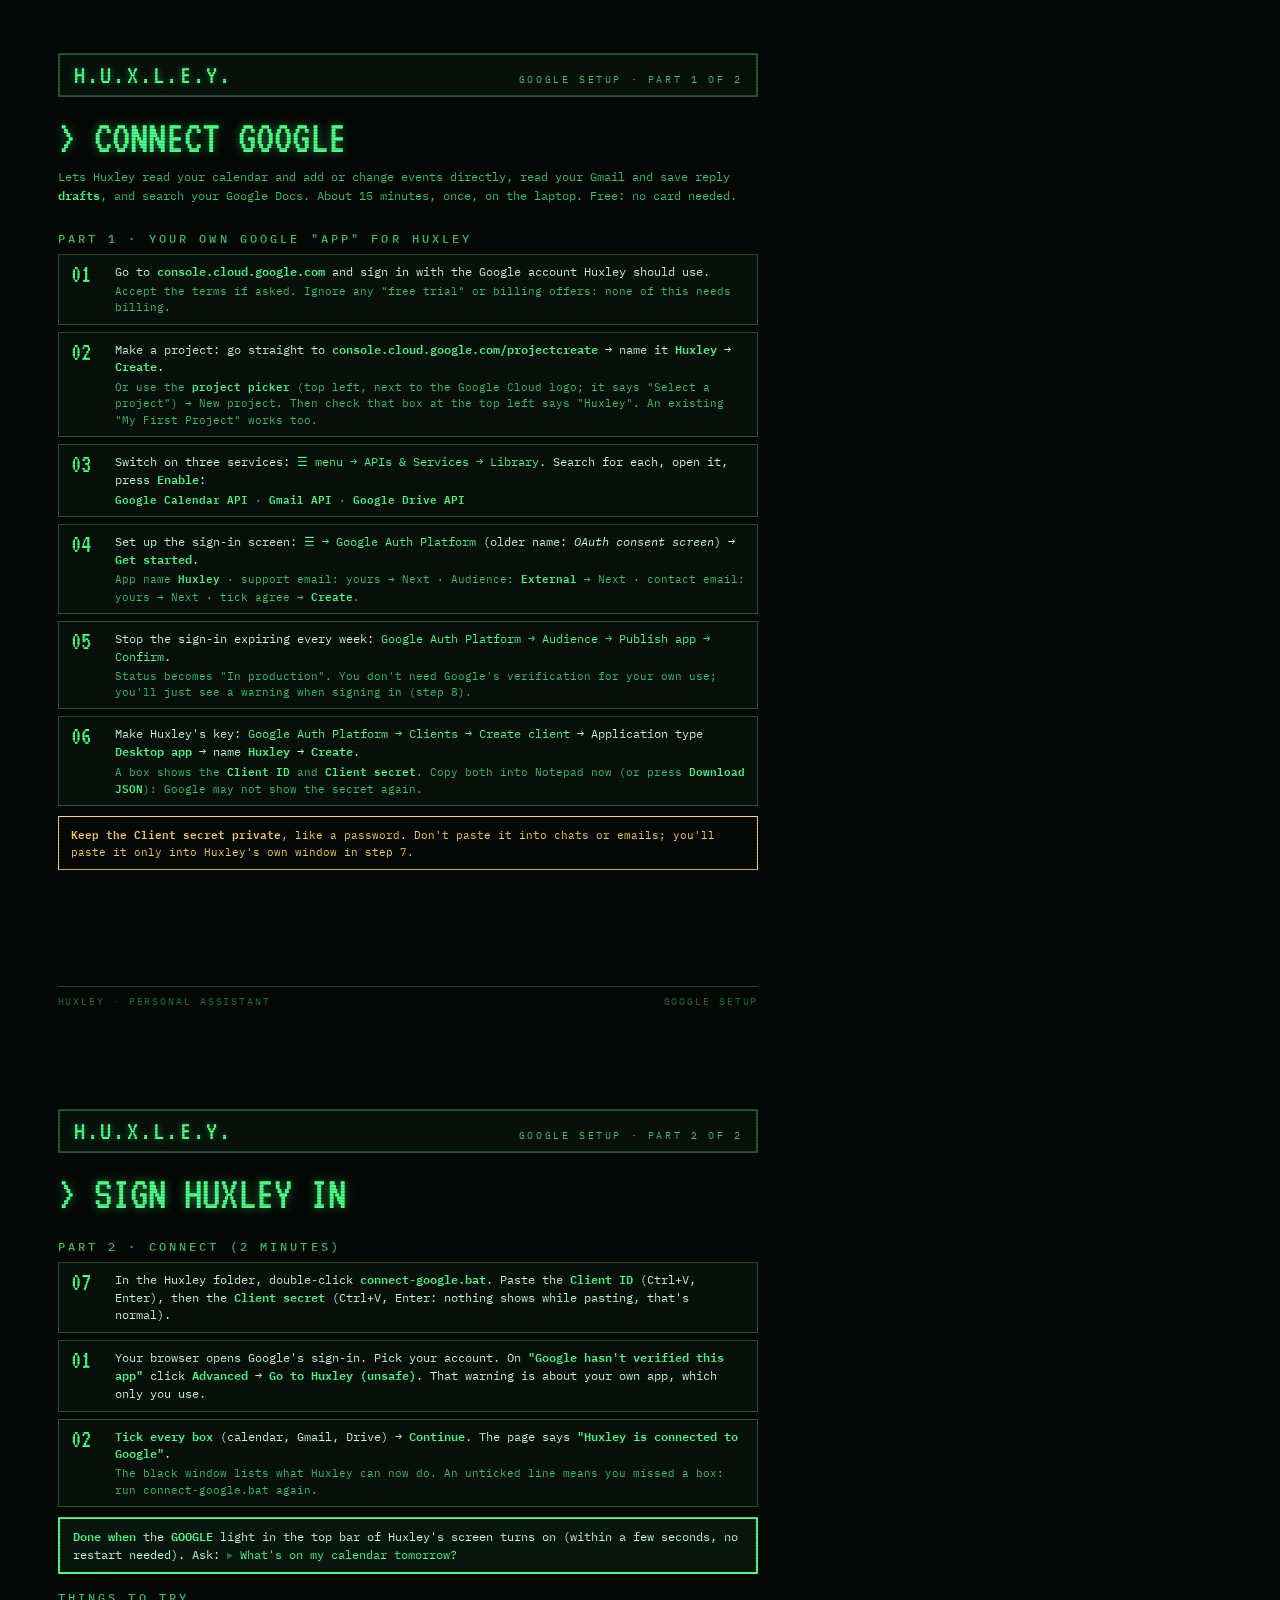
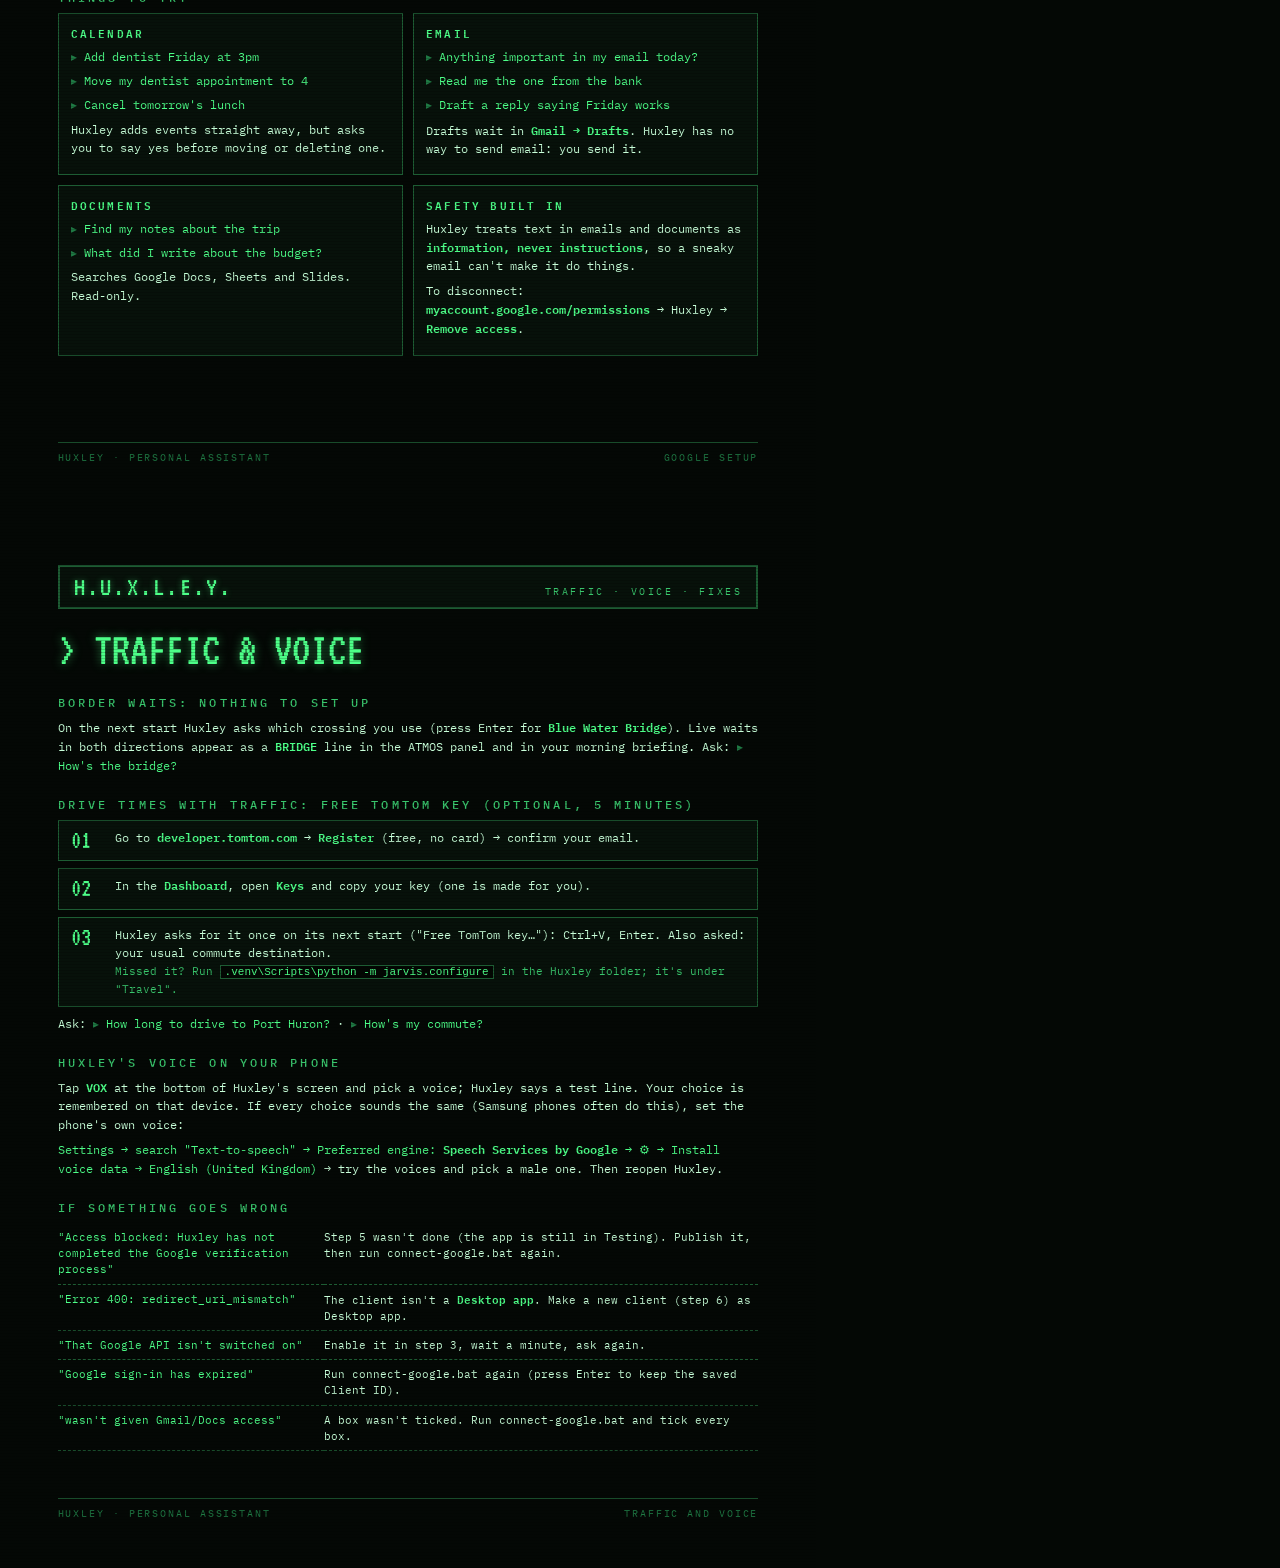
<file: docs/src/google.html>
<!doctype html>
<html lang="en">
<head>
<meta charset="utf-8">
<title>Huxley: Google, Traffic and Voice Setup</title>
<link rel="stylesheet" href="https://fonts.googleapis.com/css2?family=VT323&family=IBM+Plex+Mono:wght@400;500;600&display=swap">
<style>
  @page { size: letter; margin: 0; }
  :root { --bg: #040805; --panel: #07110a; --deep: #030703; --line: #1d5c33; --fg: #4dff88; --dim: #39c56c;
          --faint: #1f7a44; --text: #c8ffd9; --amber: #ffcf5c; }
  * { box-sizing: border-box; }
  html, body { margin: 0; background: var(--bg); }
  body { font-family: "IBM Plex Mono", ui-monospace, monospace; color: var(--text); -webkit-print-color-adjust: exact; print-color-adjust: exact; }
  .page { width: 8.5in; height: 11in; padding: 0.55in 0.6in 0.5in; position: relative; overflow: hidden; background: var(--bg);
          page-break-after: always; display: flex; flex-direction: column; }
  .page:last-child { page-break-after: auto; }
  .page::after { content: ""; position: absolute; inset: 0; pointer-events: none;
                 background: repeating-linear-gradient(0deg, rgba(0,0,0,0.18) 0 1px, transparent 1px 3px); }
  .top { display: flex; justify-content: space-between; align-items: baseline; border: 2px solid var(--line); background: var(--panel);
         padding: 6px 14px; margin-bottom: 18px; }
  .brand { font-family: VT323, monospace; font-size: 28px; color: var(--fg); letter-spacing: .08em; text-shadow: 0 0 6px rgba(77,255,136,.45); }
  .crumb { font-size: 10px; letter-spacing: .26em; color: var(--dim); text-transform: uppercase; }
  h1 { font-family: VT323, monospace; font-weight: 400; font-size: 46px; line-height: 1; color: var(--fg); margin: 0 0 6px;
       text-transform: uppercase; text-shadow: 0 0 10px rgba(77,255,136,.5); }
  h2 { font-size: 12px; letter-spacing: .26em; color: var(--dim); text-transform: uppercase; margin: 16px 0 8px; font-weight: 500; }
  .lead { color: var(--dim); font-size: 12px; line-height: 1.6; margin: 0 0 10px; }
  p { font-size: 11.5px; line-height: 1.6; margin: 0 0 6px; }
  b { color: var(--fg); font-weight: 600; }
  code { color: var(--fg); background: var(--deep); border: 1px solid var(--line); padding: 0 4px; font-size: 11px; }
  ol.steps { list-style: none; margin: 0; padding: 0; display: flex; flex-direction: column; gap: 7px; counter-reset: s; }
  ol.steps > li { counter-increment: s; display: grid; grid-template-columns: 34px 1fr; gap: 10px; border: 1px solid var(--line);
                  background: var(--panel); padding: 8px 12px; font-size: 11.5px; line-height: 1.55; }
  ol.steps > li::before { content: counter(s, decimal-leading-zero); font-family: VT323, monospace; font-size: 26px; line-height: .9; color: var(--fg); }
  ol.steps > li.start { counter-reset: s 6; }
  .sub { display: block; color: var(--dim); font-size: 10.5px; margin-top: 2px; }
  .path { color: var(--fg); }
  .note { border: 1px solid var(--amber); color: var(--amber); padding: 8px 12px; font-size: 11px; line-height: 1.55; margin: 10px 0; }
  .note b { color: var(--amber); }
  .ok { border: 2px solid var(--fg); padding: 9px 13px; font-size: 11.5px; line-height: 1.55; margin-top: 10px; background: rgba(77,255,136,.06); }
  .grid2 { display: grid; grid-template-columns: 1fr 1fr; gap: 10px; }
  .card { border: 1px solid var(--line); background: var(--panel); padding: 10px 12px; font-size: 11px; line-height: 1.55; }
  .card h3 { margin: 0 0 6px; font-size: 11px; letter-spacing: .2em; color: var(--fg); font-weight: 600; text-transform: uppercase; }
  .say { color: var(--fg); }
  .say::before { content: "▸ "; color: var(--faint); }
  table { width: 100%; border-collapse: collapse; font-size: 10.8px; }
  td { border-bottom: 1px dashed var(--line); padding: 6px 6px 6px 0; vertical-align: top; line-height: 1.5; }
  td:first-child { color: var(--fg); width: 38%; }
  .foot { margin-top: auto; display: flex; justify-content: space-between; font-size: 9.5px; letter-spacing: .2em; color: var(--faint);
          border-top: 1px solid var(--line); padding-top: 8px; text-transform: uppercase; }
</style>
</head>
<body>

<!-- ============================================================ PAGE 1 -->
<section class="page">
  <div class="top"><span class="brand">H.U.X.L.E.Y.</span><span class="crumb">Google setup · part 1 of 2</span></div>
  <h1>&gt; Connect Google</h1>
  <p class="lead">Lets Huxley read your calendar and add or change events directly, read your Gmail and save
    reply <b>drafts</b>, and search your Google Docs. About 15 minutes, once, on the laptop. Free: no card needed.</p>

  <h2>Part 1 · Your own Google "app" for Huxley</h2>
  <ol class="steps">
    <li><div>Go to <b>console.cloud.google.com</b> and sign in with the Google account Huxley should use.
      <span class="sub">Accept the terms if asked. Ignore any "free trial" or billing offers: none of this needs billing.</span></div></li>
    <li><div>Make a project: go straight to <b>console.cloud.google.com/projectcreate</b> → name it <b>Huxley</b> → <b>Create</b>.
      <span class="sub">Or use the <b>project picker</b> (top left, next to the Google Cloud logo; it says "Select a project") → New project.
      Then check that box at the top left says "Huxley". An existing "My First Project" works too.</span></div></li>
    <li><div>Switch on three services: <span class="path">☰ menu → APIs &amp; Services → Library</span>. Search for each, open it, press <b>Enable</b>:
      <span class="sub"><b>Google Calendar API</b> · <b>Gmail API</b> · <b>Google Drive API</b></span></div></li>
    <li><div>Set up the sign-in screen: <span class="path">☰ → Google Auth Platform</span> (older name: <i>OAuth consent screen</i>) → <b>Get started</b>.
      <span class="sub">App name <b>Huxley</b> · support email: yours → Next · Audience: <b>External</b> → Next · contact email: yours → Next · tick agree → <b>Create</b>.</span></div></li>
    <li><div>Stop the sign-in expiring every week: <span class="path">Google Auth Platform → Audience → Publish app → Confirm</span>.
      <span class="sub">Status becomes "In production". You don't need Google's verification for your own use; you'll just see a warning when signing in (step 8).</span></div></li>
    <li><div>Make Huxley's key: <span class="path">Google Auth Platform → Clients → Create client</span> → Application type <b>Desktop app</b> → name <b>Huxley</b> → <b>Create</b>.
      <span class="sub">A box shows the <b>Client ID</b> and <b>Client secret</b>. Copy both into Notepad now (or press <b>Download JSON</b>): Google may not show the secret again.</span></div></li>
  </ol>

  <div class="note"><b>Keep the Client secret private</b>, like a password. Don't paste it into chats or emails;
    you'll paste it only into Huxley's own window in step 7.</div>

  <div class="foot"><span>Huxley · personal assistant</span><span>Google setup</span></div>
</section>

<!-- ============================================================ PAGE 2 -->
<section class="page">
  <div class="top"><span class="brand">H.U.X.L.E.Y.</span><span class="crumb">Google setup · part 2 of 2</span></div>
  <h1>&gt; Sign Huxley in</h1>

  <h2>Part 2 · Connect (2 minutes)</h2>
  <ol class="steps">
    <li class="start"><div>In the Huxley folder, double-click <b>connect-google.bat</b>. Paste the <b>Client ID</b> (Ctrl+V, Enter), then the
      <b>Client secret</b> (Ctrl+V, Enter: nothing shows while pasting, that's normal).</div></li>
    <li><div>Your browser opens Google's sign-in. Pick your account. On <b>"Google hasn't verified this app"</b> click
      <b>Advanced</b> → <b>Go to Huxley (unsafe)</b>. That warning is about your own app, which only you use.</div></li>
    <li><div><b>Tick every box</b> (calendar, Gmail, Drive) → <b>Continue</b>. The page says <b>"Huxley is connected to Google"</b>.
      <span class="sub">The black window lists what Huxley can now do. An unticked line means you missed a box: run connect-google.bat again.</span></div></li>
  </ol>

  <div class="ok"><b>Done when</b> the <b>GOOGLE</b> light in the top bar of Huxley's screen turns on (within a few seconds,
    no restart needed). Ask: <span class="say">What's on my calendar tomorrow?</span></div>

  <h2>Things to try</h2>
  <div class="grid2">
    <div class="card"><h3>Calendar</h3>
      <p class="say">Add dentist Friday at 3pm</p>
      <p class="say">Move my dentist appointment to 4</p>
      <p class="say">Cancel tomorrow's lunch</p>
      <p>Huxley adds events straight away, but asks you to say yes before moving or deleting one.</p></div>
    <div class="card"><h3>Email</h3>
      <p class="say">Anything important in my email today?</p>
      <p class="say">Read me the one from the bank</p>
      <p class="say">Draft a reply saying Friday works</p>
      <p>Drafts wait in <b>Gmail → Drafts</b>. Huxley has no way to send email: you send it.</p></div>
    <div class="card"><h3>Documents</h3>
      <p class="say">Find my notes about the trip</p>
      <p class="say">What did I write about the budget?</p>
      <p>Searches Google Docs, Sheets and Slides. Read-only.</p></div>
    <div class="card"><h3>Safety built in</h3>
      <p>Huxley treats text in emails and documents as <b>information, never instructions</b>, so a sneaky email can't make it do things.</p>
      <p>To disconnect: <b>myaccount.google.com/permissions</b> → Huxley → <b>Remove access</b>.</p></div>
  </div>

  <div class="foot"><span>Huxley · personal assistant</span><span>Google setup</span></div>
</section>

<!-- ============================================================ PAGE 3 -->
<section class="page">
  <div class="top"><span class="brand">H.U.X.L.E.Y.</span><span class="crumb">Traffic · voice · fixes</span></div>
  <h1>&gt; Traffic &amp; voice</h1>

  <h2>Border waits: nothing to set up</h2>
  <p>On the next start Huxley asks which crossing you use (press Enter for <b>Blue Water Bridge</b>). Live waits in both directions
    appear as a <b>BRIDGE</b> line in the ATMOS panel and in your morning briefing. Ask: <span class="say">How's the bridge?</span></p>

  <h2>Drive times with traffic: free TomTom key (optional, 5 minutes)</h2>
  <ol class="steps" style="counter-reset: s">
    <li><div>Go to <b>developer.tomtom.com</b> → <b>Register</b> (free, no card) → confirm your email.</div></li>
    <li><div>In the <b>Dashboard</b>, open <b>Keys</b> and copy your key (one is made for you).</div></li>
    <li><div>Huxley asks for it once on its next start ("Free TomTom key…"): Ctrl+V, Enter. Also asked: your usual commute destination.
      <span class="sub">Missed it? Run <code>.venv\Scripts\python -m jarvis.configure</code> in the Huxley folder; it's under "Travel".</span></div></li>
  </ol>
  <p style="margin-top:8px">Ask: <span class="say">How long to drive to Port Huron?</span> · <span class="say">How's my commute?</span></p>

  <h2>Huxley's voice on your phone</h2>
  <p>Tap <b>VOX</b> at the bottom of Huxley's screen and pick a voice; Huxley says a test line. Your choice is remembered on that device.
    If every choice sounds the same (Samsung phones often do this), set the phone's own voice:</p>
  <p><span class="path">Settings → search "Text-to-speech" → Preferred engine: <b>Speech Services by Google</b> → ⚙ → Install voice data →
    English (United Kingdom)</span> → try the voices and pick a male one. Then reopen Huxley.</p>

  <h2>If something goes wrong</h2>
  <table>
    <tr><td>"Access blocked: Huxley has not completed the Google verification process"</td><td>Step 5 wasn't done (the app is still in Testing). Publish it, then run connect-google.bat again.</td></tr>
    <tr><td>"Error 400: redirect_uri_mismatch"</td><td>The client isn't a <b>Desktop app</b>. Make a new client (step 6) as Desktop app.</td></tr>
    <tr><td>"That Google API isn't switched on"</td><td>Enable it in step 3, wait a minute, ask again.</td></tr>
    <tr><td>"Google sign-in has expired"</td><td>Run connect-google.bat again (press Enter to keep the saved Client ID).</td></tr>
    <tr><td>"wasn't given Gmail/Docs access"</td><td>A box wasn't ticked. Run connect-google.bat and tick every box.</td></tr>
  </table>

  <div class="foot"><span>Huxley · personal assistant</span><span>Traffic and voice</span></div>
</section>

</body>
</html>
</file>
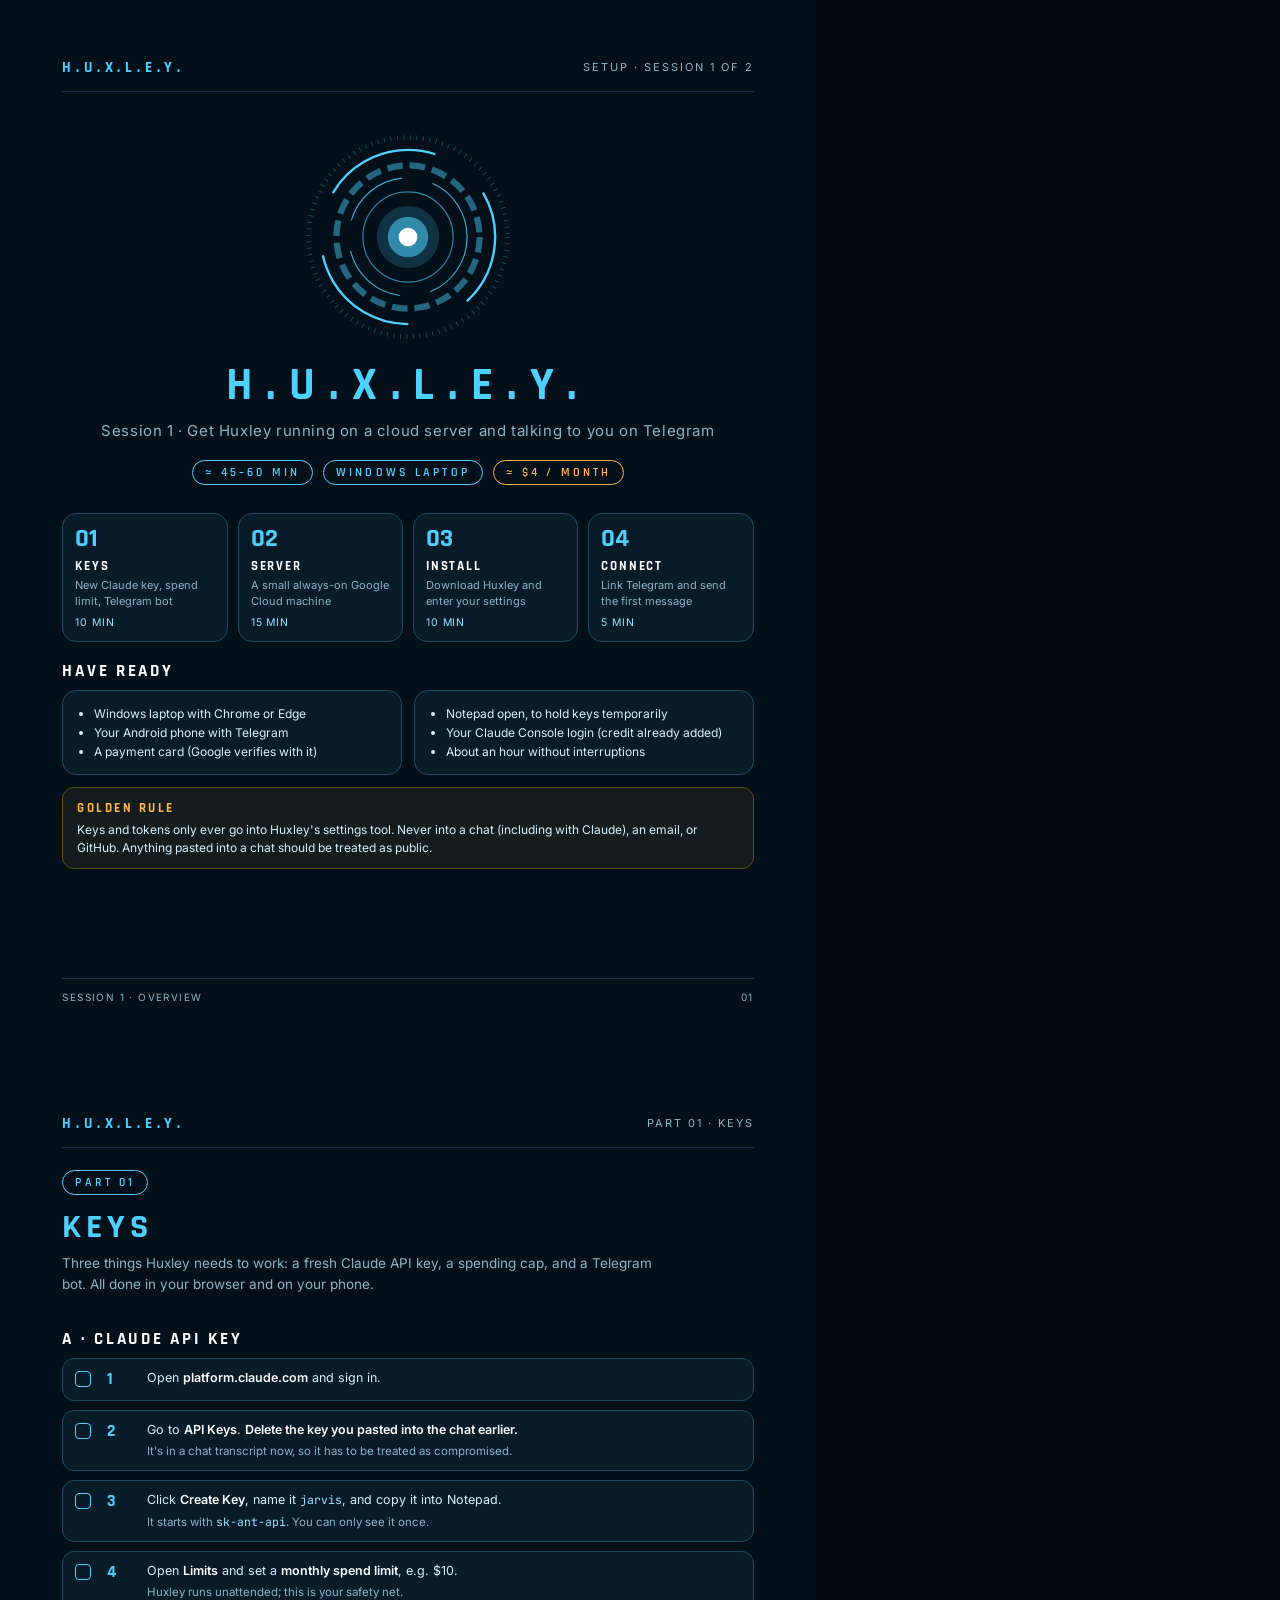
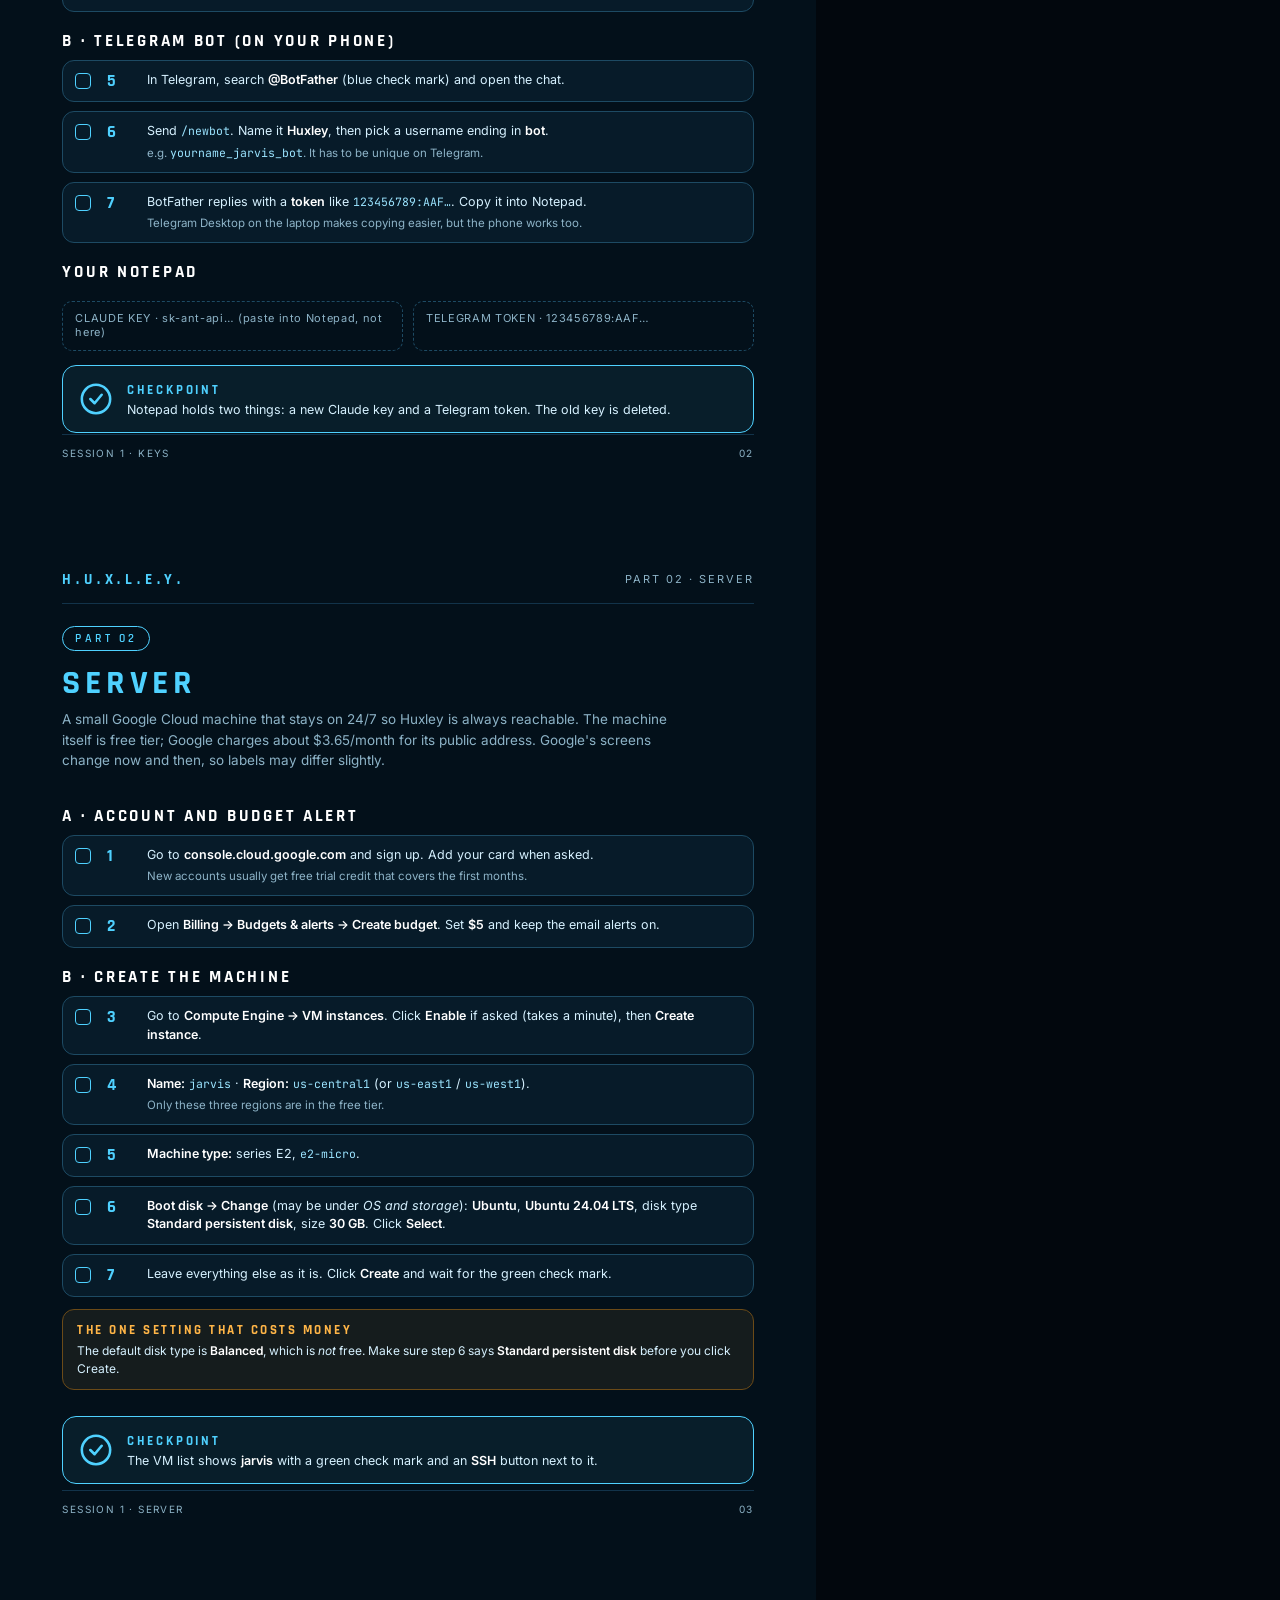
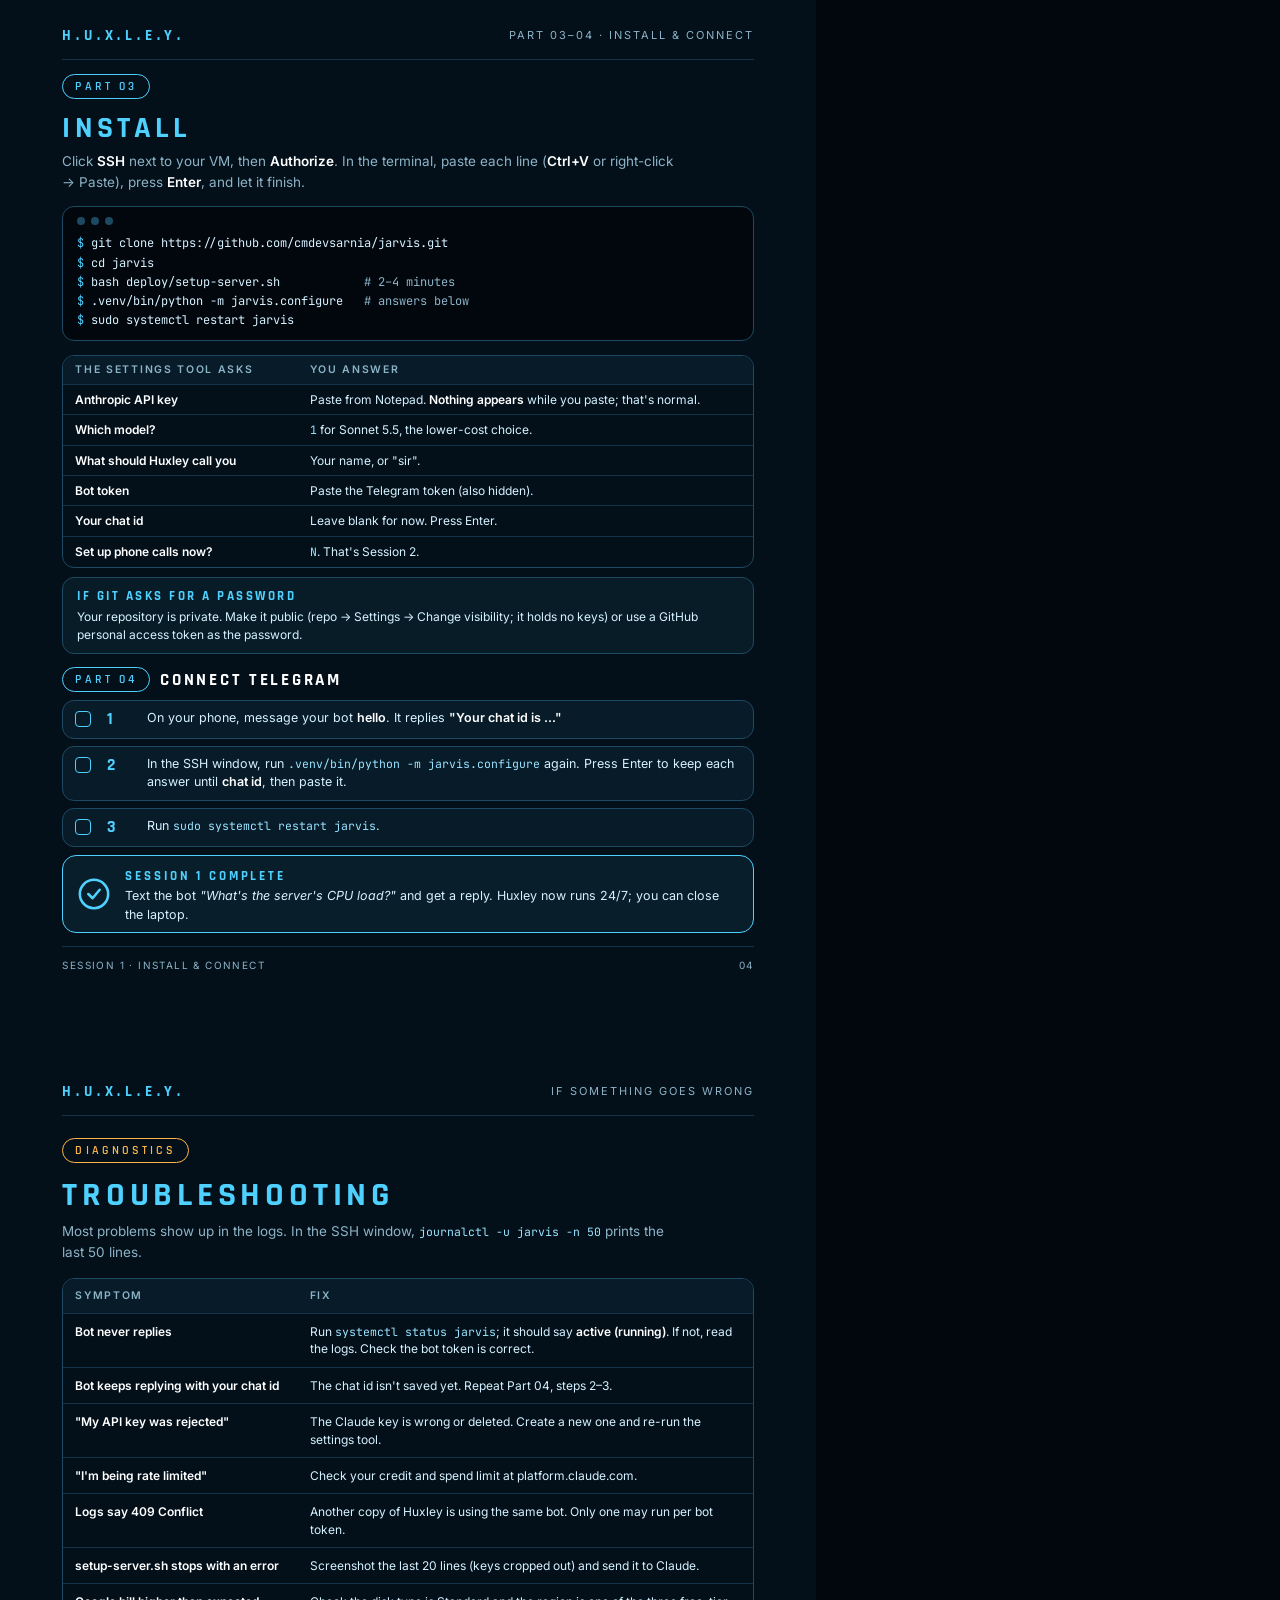
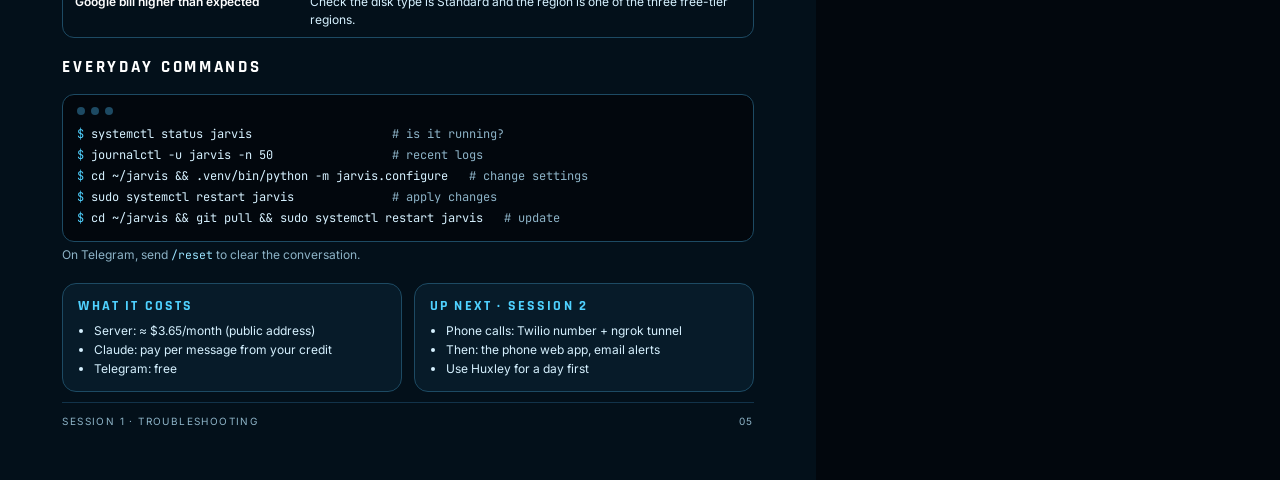
<file: docs/src/session1.html>
<!doctype html>
<html lang="en">
<head>
<meta charset="utf-8">
<title>Huxley Session 1: Telegram on the cloud</title>
<link rel="stylesheet" href="https://fonts.googleapis.com/css2?family=Inter:wght@400;500;600;700&family=JetBrains+Mono:wght@400;500&family=Rajdhani:wght@500;600;700&display=swap">
<style>
  @page { size: letter; margin: 0; }
  :root {
    --bg: #03101a; --deep: #02070d; --card: #071b29; --line: #1d4a63; --rule: #12334a;
    --cyan: #4fd1ff; --cyan-soft: #9be4ff; --amber: #ffb547; --amber-line: #6b4a17;
    --text: #d6f1ff; --muted: #8db3c7; --white: #ffffff;
  }
  * { box-sizing: border-box; }
  html, body { margin: 0; background: var(--deep); }
  body { font-family: Inter, system-ui, sans-serif; color: var(--text); -webkit-print-color-adjust: exact; print-color-adjust: exact; }
  .page {
    width: 8.5in; height: 11in; padding: 0.6in 0.65in 0.55in; position: relative; overflow: hidden;
    background: var(--bg); page-break-after: always; display: flex; flex-direction: column;
  }
  .page:last-child { page-break-after: auto; }
  .topbar { display: flex; align-items: center; justify-content: space-between; padding-bottom: 14px; border-bottom: 1px solid var(--rule); margin-bottom: 22px; }
  .brand { font-family: Rajdhani, sans-serif; font-weight: 700; letter-spacing: .32em; color: var(--cyan); font-size: 15px; }
  .crumb { font-size: 11px; letter-spacing: .18em; color: var(--muted); }
  .foot { margin-top: auto; display: flex; justify-content: space-between; font-size: 10px; letter-spacing: .14em; color: var(--muted); padding-top: 12px; border-top: 1px solid var(--rule); }
  h1 { font-family: Rajdhani, sans-serif; font-weight: 700; letter-spacing: .14em; color: var(--cyan); font-size: 34px; margin: 0 0 4px; text-transform: uppercase; }
  h2 { font-family: Rajdhani, sans-serif; font-weight: 700; letter-spacing: .16em; color: var(--white); font-size: 17px; margin: 18px 0 8px; text-transform: uppercase; }
  .lead { color: var(--muted); font-size: 13.5px; line-height: 1.55; margin: 0 0 16px; max-width: 6.4in; }
  p { font-size: 12.5px; line-height: 1.55; margin: 0 0 8px; }
  b, strong { color: var(--white); font-weight: 600; }
  .chip { display: inline-block; font-family: Rajdhani, sans-serif; font-weight: 600; font-size: 12px; letter-spacing: .26em; padding: 4px 12px; border: 1px solid var(--cyan); border-radius: 999px; color: var(--cyan); }
  .chip.amber { border-color: var(--amber); color: var(--amber); }
  .page > .chip { align-self: flex-start; }

  .steps { list-style: none; margin: 0; padding: 0; display: flex; flex-direction: column; gap: 9px; }
  .steps li { display: grid; grid-template-columns: 22px 30px 1fr; gap: 10px; align-items: start; background: var(--card); border: 1px solid var(--line); border-radius: 12px; padding: 10px 12px; font-size: 12.5px; line-height: 1.5; }
  .box { width: 16px; height: 16px; border: 1.5px solid var(--cyan); border-radius: 4px; margin-top: 2px; }
  .num { font-family: Rajdhani, sans-serif; font-weight: 700; color: var(--cyan); font-size: 17px; line-height: 1.2; }
  .steps li .sub { color: var(--muted); font-size: 11.5px; display: block; margin-top: 3px; }

  code, .mono { font-family: "JetBrains Mono", ui-monospace, monospace; font-size: 11.5px; color: var(--cyan-soft); }
  .term { background: var(--deep); border: 1px solid var(--line); border-radius: 12px; padding: 12px 14px; margin: 8px 0 4px; }
  .term .bar { display: flex; gap: 6px; margin-bottom: 9px; }
  .term .bar i { width: 8px; height: 8px; border-radius: 50%; background: var(--line); }
  .term pre { margin: 0; font-family: "JetBrains Mono", monospace; font-size: 12px; line-height: 1.75; color: var(--text); white-space: pre-wrap; }
  .term pre .p { color: var(--cyan); }
  .term pre .c { color: var(--muted); }

  .callout { border: 1px solid var(--amber-line); background: rgba(255,181,71,0.07); border-radius: 12px; padding: 11px 14px; margin: 12px 0; font-size: 12px; line-height: 1.5; }
  .callout .t { font-family: Rajdhani, sans-serif; font-weight: 700; letter-spacing: .2em; color: var(--amber); font-size: 12.5px; display: block; margin-bottom: 3px; }
  .callout.info { border-color: var(--line); background: rgba(79,209,255,0.06); }
  .callout.info .t { color: var(--cyan); }

  .check { margin-top: 14px; display: flex; gap: 14px; align-items: center; border: 1.5px solid var(--cyan); border-radius: 14px; padding: 12px 16px; background: rgba(79,209,255,0.07); }
  .check svg { flex: none; }
  .check .t { font-family: Rajdhani, sans-serif; font-weight: 700; letter-spacing: .22em; color: var(--cyan); font-size: 13px; }
  .check p { margin: 2px 0 0; }

  .grid2 { display: grid; grid-template-columns: 1fr 1fr; gap: 12px; }
  .card { background: var(--card); border: 1px solid var(--line); border-radius: 14px; padding: 13px 15px; }
  .card h3 { margin: 0 0 6px; font-family: Rajdhani, sans-serif; font-weight: 700; letter-spacing: .16em; font-size: 13.5px; color: var(--cyan); text-transform: uppercase; }
  .card p, .card li { font-size: 12px; }
  .card ul { margin: 0; padding-left: 16px; line-height: 1.6; }

  .table { width: 100%; border-collapse: separate; border-spacing: 0; font-size: 12px; border: 1px solid var(--line); border-radius: 12px; overflow: hidden; }
  .table th, .table td { text-align: left; padding: 9px 12px; border-bottom: 1px solid var(--rule); vertical-align: top; line-height: 1.45; }
  .table th { background: var(--card); color: var(--muted); font-weight: 600; font-size: 10.5px; letter-spacing: .16em; }
  .table tr:last-child td { border-bottom: none; }
  .compact .table th, .compact .table td { padding: 6px 12px; }
  .compact .term pre { line-height: 1.6; }
  .compact .steps li { padding: 8px 12px; }
  .compact .callout { margin: 9px 0; padding: 9px 14px; }
  .compact .lead { margin-bottom: 10px; }
  .compact h1 { font-size: 30px; }
  .compact .check { margin-top: 8px; padding: 8px 14px; }
  .compact .topbar { margin-bottom: 14px; }
  .compact .term { margin: 4px 0 2px; padding: 10px 14px; }
  .compact .steps { gap: 7px; }
  .table td:first-child { color: var(--white); font-weight: 600; width: 34%; }

  /* cover */
  .cover { justify-content: flex-start; }
  .reactor { display: flex; justify-content: center; margin: 18px 0 10px; }
  .cover h1 { font-size: 46px; text-align: center; letter-spacing: .3em; margin-top: 4px; }
  .cover .sub { text-align: center; color: var(--muted); font-size: 15px; margin: 0 0 18px; letter-spacing: .04em; }
  .timeline { display: grid; grid-template-columns: repeat(4, minmax(0,1fr)); gap: 10px; margin-top: 8px; }
  .timeline .card { padding: 12px; }
  .timeline .n { font-family: Rajdhani, sans-serif; font-weight: 700; color: var(--cyan); font-size: 26px; line-height: 1; }
  .timeline .k { font-family: Rajdhani, sans-serif; font-weight: 700; letter-spacing: .14em; color: var(--white); font-size: 13px; margin: 6px 0 4px; text-transform: uppercase; }
  .timeline .d { font-size: 11px; color: var(--muted); line-height: 1.45; }
  .timeline .m { font-size: 10.5px; color: var(--cyan-soft); margin-top: 6px; letter-spacing: .08em; }
  .notepad { display: grid; grid-template-columns: 1fr 1fr; gap: 10px; margin-top: 10px; }
  .field { border: 1px dashed var(--line); border-radius: 10px; padding: 9px 12px; font-size: 11px; color: var(--muted); letter-spacing: .06em; height: 50px; }
</style>
</head>
<body>

<!-- ================================================================ COVER -->
<section class="page cover">
  <div class="topbar"><span class="brand">H.U.X.L.E.Y.</span><span class="crumb">SETUP · SESSION 1 OF 2</span></div>

  <div class="reactor">
    <svg width="210" height="210" viewBox="0 0 270 270" aria-hidden="true">
      <circle cx="135" cy="135" r="128" fill="none" stroke="#4fd1ff" stroke-opacity="0.35" stroke-width="6" stroke-dasharray="1 7.4"/>
      <circle cx="135" cy="135" r="112" fill="none" stroke="#4fd1ff" stroke-width="3" stroke-dasharray="150 85" stroke-linecap="round" transform="rotate(-30 135 135)"/>
      <circle cx="135" cy="135" r="92" fill="none" stroke="#4fd1ff" stroke-opacity="0.45" stroke-width="8" stroke-dasharray="20 9"/>
      <circle cx="135" cy="135" r="76" fill="none" stroke="#4fd1ff" stroke-opacity="0.8" stroke-width="1.5" stroke-dasharray="90 40"/>
      <circle cx="135" cy="135" r="58" fill="none" stroke="#4fd1ff" stroke-opacity="0.6" stroke-width="1.5"/>
      <circle cx="135" cy="135" r="40" fill="#4fd1ff" fill-opacity="0.18"/>
      <circle cx="135" cy="135" r="26" fill="#4fd1ff" fill-opacity="0.55"/>
      <circle cx="135" cy="135" r="12" fill="#ffffff"/>
    </svg>
  </div>

  <h1>H.U.X.L.E.Y.</h1>
  <p class="sub">Session 1 · Get Huxley running on a cloud server and talking to you on Telegram</p>
  <div style="display:flex; justify-content:center; gap:10px; margin-bottom: 20px">
    <span class="chip">≈ 45–60 MIN</span><span class="chip">WINDOWS LAPTOP</span><span class="chip amber">≈ $4 / MONTH</span>
  </div>

  <div class="timeline">
    <div class="card"><div class="n">01</div><div class="k">Keys</div><div class="d">New Claude key, spend limit, Telegram bot</div><div class="m">10 MIN</div></div>
    <div class="card"><div class="n">02</div><div class="k">Server</div><div class="d">A small always-on Google Cloud machine</div><div class="m">15 MIN</div></div>
    <div class="card"><div class="n">03</div><div class="k">Install</div><div class="d">Download Huxley and enter your settings</div><div class="m">10 MIN</div></div>
    <div class="card"><div class="n">04</div><div class="k">Connect</div><div class="d">Link Telegram and send the first message</div><div class="m">5 MIN</div></div>
  </div>

  <h2>Have ready</h2>
  <div class="grid2">
    <div class="card"><ul>
      <li>Windows laptop with Chrome or Edge</li>
      <li>Your Android phone with Telegram</li>
      <li>A payment card (Google verifies with it)</li>
    </ul></div>
    <div class="card"><ul>
      <li>Notepad open, to hold keys temporarily</li>
      <li>Your Claude Console login (credit already added)</li>
      <li>About an hour without interruptions</li>
    </ul></div>
  </div>

  <div class="callout"><span class="t">GOLDEN RULE</span>Keys and tokens only ever go into Huxley's settings tool. Never into a chat (including with Claude), an email, or GitHub. Anything pasted into a chat should be treated as public.</div>

  <div class="foot"><span>SESSION 1 · OVERVIEW</span><span>01</span></div>
</section>

<!-- ================================================================ PART 1 -->
<section class="page">
  <div class="topbar"><span class="brand">H.U.X.L.E.Y.</span><span class="crumb">PART 01 · KEYS</span></div>
  <span class="chip">PART 01</span>
  <h1 style="margin-top:10px">Keys</h1>
  <p class="lead">Three things Huxley needs to work: a fresh Claude API key, a spending cap, and a Telegram bot. All done in your browser and on your phone.</p>

  <h2>A · Claude API key</h2>
  <ol class="steps">
    <li><span class="box"></span><span class="num">1</span><span>Open <b>platform.claude.com</b> and sign in.</span></li>
    <li><span class="box"></span><span class="num">2</span><span>Go to <b>API Keys</b>. <b>Delete the key you pasted into the chat earlier.</b><span class="sub">It's in a chat transcript now, so it has to be treated as compromised.</span></span></li>
    <li><span class="box"></span><span class="num">3</span><span>Click <b>Create Key</b>, name it <code>jarvis</code>, and copy it into Notepad.<span class="sub">It starts with <code>sk-ant-api</code>. You can only see it once.</span></span></li>
    <li><span class="box"></span><span class="num">4</span><span>Open <b>Limits</b> and set a <b>monthly spend limit</b>, e.g. $10.<span class="sub">Huxley runs unattended; this is your safety net.</span></span></li>
  </ol>

  <h2>B · Telegram bot (on your phone)</h2>
  <ol class="steps">
    <li><span class="box"></span><span class="num">5</span><span>In Telegram, search <b>@BotFather</b> (blue check mark) and open the chat.</span></li>
    <li><span class="box"></span><span class="num">6</span><span>Send <code>/newbot</code>. Name it <b>Huxley</b>, then pick a username ending in <b>bot</b>.<span class="sub">e.g. <code>yourname_jarvis_bot</code>. It has to be unique on Telegram.</span></span></li>
    <li><span class="box"></span><span class="num">7</span><span>BotFather replies with a <b>token</b> like <code>123456789:AAF…</code>. Copy it into Notepad.<span class="sub">Telegram Desktop on the laptop makes copying easier, but the phone works too.</span></span></li>
  </ol>

  <h2>Your notepad</h2>
  <div class="notepad">
    <div class="field">CLAUDE KEY · sk-ant-api…  (paste into Notepad, not here)</div>
    <div class="field">TELEGRAM TOKEN · 123456789:AAF…</div>
  </div>

  <div class="check">
    <svg width="34" height="34" viewBox="0 0 24 24" fill="none" stroke="#4fd1ff" stroke-width="1.8" stroke-linecap="round" stroke-linejoin="round" aria-hidden="true"><circle cx="12" cy="12" r="10"/><path d="m8 12 3 3 5-6"/></svg>
    <div><span class="t">CHECKPOINT</span><p>Notepad holds two things: a new Claude key and a Telegram token. The old key is deleted.</p></div>
  </div>
  <div class="foot"><span>SESSION 1 · KEYS</span><span>02</span></div>
</section>

<!-- ================================================================ PART 2 -->
<section class="page">
  <div class="topbar"><span class="brand">H.U.X.L.E.Y.</span><span class="crumb">PART 02 · SERVER</span></div>
  <span class="chip">PART 02</span>
  <h1 style="margin-top:10px">Server</h1>
  <p class="lead">A small Google Cloud machine that stays on 24/7 so Huxley is always reachable. The machine itself is free tier; Google charges about $3.65/month for its public address. Google's screens change now and then, so labels may differ slightly.</p>

  <h2>A · Account and budget alert</h2>
  <ol class="steps">
    <li><span class="box"></span><span class="num">1</span><span>Go to <b>console.cloud.google.com</b> and sign up. Add your card when asked.<span class="sub">New accounts usually get free trial credit that covers the first months.</span></span></li>
    <li><span class="box"></span><span class="num">2</span><span>Open <b>Billing → Budgets &amp; alerts → Create budget</b>. Set <b>$5</b> and keep the email alerts on.</span></li>
  </ol>

  <h2>B · Create the machine</h2>
  <ol class="steps">
    <li><span class="box"></span><span class="num">3</span><span>Go to <b>Compute Engine → VM instances</b>. Click <b>Enable</b> if asked (takes a minute), then <b>Create instance</b>.</span></li>
    <li><span class="box"></span><span class="num">4</span><span><b>Name:</b> <code>jarvis</code> · <b>Region:</b> <code>us-central1</code> (or <code>us-east1</code> / <code>us-west1</code>).<span class="sub">Only these three regions are in the free tier.</span></span></li>
    <li><span class="box"></span><span class="num">5</span><span><b>Machine type:</b> series E2, <code>e2-micro</code>.</span></li>
    <li><span class="box"></span><span class="num">6</span><span><b>Boot disk → Change</b> (may be under <i>OS and storage</i>): <b>Ubuntu</b>, <b>Ubuntu 24.04 LTS</b>, disk type <b>Standard persistent disk</b>, size <b>30 GB</b>. Click <b>Select</b>.</span></li>
    <li><span class="box"></span><span class="num">7</span><span>Leave everything else as it is. Click <b>Create</b> and wait for the green check mark.</span></li>
  </ol>

  <div class="callout"><span class="t">THE ONE SETTING THAT COSTS MONEY</span>The default disk type is <b>Balanced</b>, which is <i>not</i> free. Make sure step 6 says <b>Standard persistent disk</b> before you click Create.</div>

  <div class="check">
    <svg width="34" height="34" viewBox="0 0 24 24" fill="none" stroke="#4fd1ff" stroke-width="1.8" stroke-linecap="round" stroke-linejoin="round" aria-hidden="true"><circle cx="12" cy="12" r="10"/><path d="m8 12 3 3 5-6"/></svg>
    <div><span class="t">CHECKPOINT</span><p>The VM list shows <b>jarvis</b> with a green check mark and an <b>SSH</b> button next to it.</p></div>
  </div>
  <div class="foot"><span>SESSION 1 · SERVER</span><span>03</span></div>
</section>

<!-- ================================================================ PART 3 + 4 -->
<section class="page compact">
  <div class="topbar"><span class="brand">H.U.X.L.E.Y.</span><span class="crumb">PART 03–04 · INSTALL &amp; CONNECT</span></div>
  <span class="chip">PART 03</span>
  <h1 style="margin-top:10px">Install</h1>
  <p class="lead">Click <b>SSH</b> next to your VM, then <b>Authorize</b>. In the terminal, paste each line (<b>Ctrl+V</b> or right-click → Paste), press <b>Enter</b>, and let it finish.</p>

  <div class="term"><div class="bar"><i></i><i></i><i></i></div><pre><span class="p">$</span> git clone https://github.com/cmdevsarnia/jarvis.git
<span class="p">$</span> cd jarvis
<span class="p">$</span> bash deploy/setup-server.sh            <span class="c"># 2–4 minutes</span>
<span class="p">$</span> .venv/bin/python -m jarvis.configure   <span class="c"># answers below</span>
<span class="p">$</span> sudo systemctl restart jarvis</pre></div>

  <table class="table" style="margin-top:12px">
    <tr><th>THE SETTINGS TOOL ASKS</th><th>YOU ANSWER</th></tr>
    <tr><td>Anthropic API key</td><td>Paste from Notepad. <b>Nothing appears</b> while you paste; that's normal.</td></tr>
    <tr><td>Which model?</td><td><code>1</code> for Sonnet 5.5, the lower-cost choice.</td></tr>
    <tr><td>What should Huxley call you</td><td>Your name, or "sir".</td></tr>
    <tr><td>Bot token</td><td>Paste the Telegram token (also hidden).</td></tr>
    <tr><td>Your chat id</td><td>Leave blank for now. Press Enter.</td></tr>
    <tr><td>Set up phone calls now?</td><td><code>N</code>. That's Session 2.</td></tr>
  </table>

  <div class="callout info"><span class="t">IF GIT ASKS FOR A PASSWORD</span>Your repository is private. Make it public (repo → Settings → Change visibility; it holds no keys) or use a GitHub personal access token as the password.</div>

  <h2 style="margin-top:4px"><span class="chip" style="margin-right:10px; vertical-align: 2px">PART 04</span>Connect Telegram</h2>
  <ol class="steps">
    <li><span class="box"></span><span class="num">1</span><span>On your phone, message your bot <b>hello</b>. It replies <b>"Your chat id is …"</b></span></li>
    <li><span class="box"></span><span class="num">2</span><span>In the SSH window, run <code>.venv/bin/python -m jarvis.configure</code> again. Press Enter to keep each answer until <b>chat id</b>, then paste it.</span></li>
    <li><span class="box"></span><span class="num">3</span><span>Run <code>sudo systemctl restart jarvis</code>.</span></li>
  </ol>

  <div class="check">
    <svg width="34" height="34" viewBox="0 0 24 24" fill="none" stroke="#4fd1ff" stroke-width="1.8" stroke-linecap="round" stroke-linejoin="round" aria-hidden="true"><circle cx="12" cy="12" r="10"/><path d="m8 12 3 3 5-6"/></svg>
    <div><span class="t">SESSION 1 COMPLETE</span><p>Text the bot <i>"What's the server's CPU load?"</i> and get a reply. Huxley now runs 24/7; you can close the laptop.</p></div>
  </div>
  <div class="foot"><span>SESSION 1 · INSTALL &amp; CONNECT</span><span>04</span></div>
</section>

<!-- ================================================================ TROUBLESHOOTING -->
<section class="page">
  <div class="topbar"><span class="brand">H.U.X.L.E.Y.</span><span class="crumb">IF SOMETHING GOES WRONG</span></div>
  <span class="chip amber">DIAGNOSTICS</span>
  <h1 style="margin-top:10px">Troubleshooting</h1>
  <p class="lead">Most problems show up in the logs. In the SSH window, <code>journalctl -u jarvis -n 50</code> prints the last 50 lines.</p>

  <table class="table">
    <tr><th>SYMPTOM</th><th>FIX</th></tr>
    <tr><td>Bot never replies</td><td>Run <code>systemctl status jarvis</code>; it should say <b>active (running)</b>. If not, read the logs. Check the bot token is correct.</td></tr>
    <tr><td>Bot keeps replying with your chat id</td><td>The chat id isn't saved yet. Repeat Part 04, steps 2–3.</td></tr>
    <tr><td>"My API key was rejected"</td><td>The Claude key is wrong or deleted. Create a new one and re-run the settings tool.</td></tr>
    <tr><td>"I'm being rate limited"</td><td>Check your credit and spend limit at platform.claude.com.</td></tr>
    <tr><td>Logs say <b>409 Conflict</b></td><td>Another copy of Huxley is using the same bot. Only one may run per bot token.</td></tr>
    <tr><td>setup-server.sh stops with an error</td><td>Screenshot the last 20 lines (keys cropped out) and send it to Claude.</td></tr>
    <tr><td>Google bill higher than expected</td><td>Check the disk type is Standard and the region is one of the three free-tier regions.</td></tr>
  </table>

  <h2>Everyday commands</h2>
  <div class="term"><div class="bar"><i></i><i></i><i></i></div><pre><span class="p">$</span> systemctl status jarvis                    <span class="c"># is it running?</span>
<span class="p">$</span> journalctl -u jarvis -n 50                 <span class="c"># recent logs</span>
<span class="p">$</span> cd ~/jarvis &amp;&amp; .venv/bin/python -m jarvis.configure   <span class="c"># change settings</span>
<span class="p">$</span> sudo systemctl restart jarvis              <span class="c"># apply changes</span>
<span class="p">$</span> cd ~/jarvis &amp;&amp; git pull &amp;&amp; sudo systemctl restart jarvis   <span class="c"># update</span></pre></div>
  <p style="color:var(--muted); font-size:12px">On Telegram, send <code>/reset</code> to clear the conversation.</p>

  <div class="grid2" style="margin-top:10px">
    <div class="card"><h3>What it costs</h3><ul>
      <li>Server: ≈ $3.65/month (public address)</li>
      <li>Claude: pay per message from your credit</li>
      <li>Telegram: free</li>
    </ul></div>
    <div class="card"><h3>Up next · Session 2</h3><ul>
      <li>Phone calls: Twilio number + ngrok tunnel</li>
      <li>Then: the phone web app, email alerts</li>
      <li>Use Huxley for a day first</li>
    </ul></div>
  </div>
  <div class="foot"><span>SESSION 1 · TROUBLESHOOTING</span><span>05</span></div>
</section>

</body>
</html>
</file>
